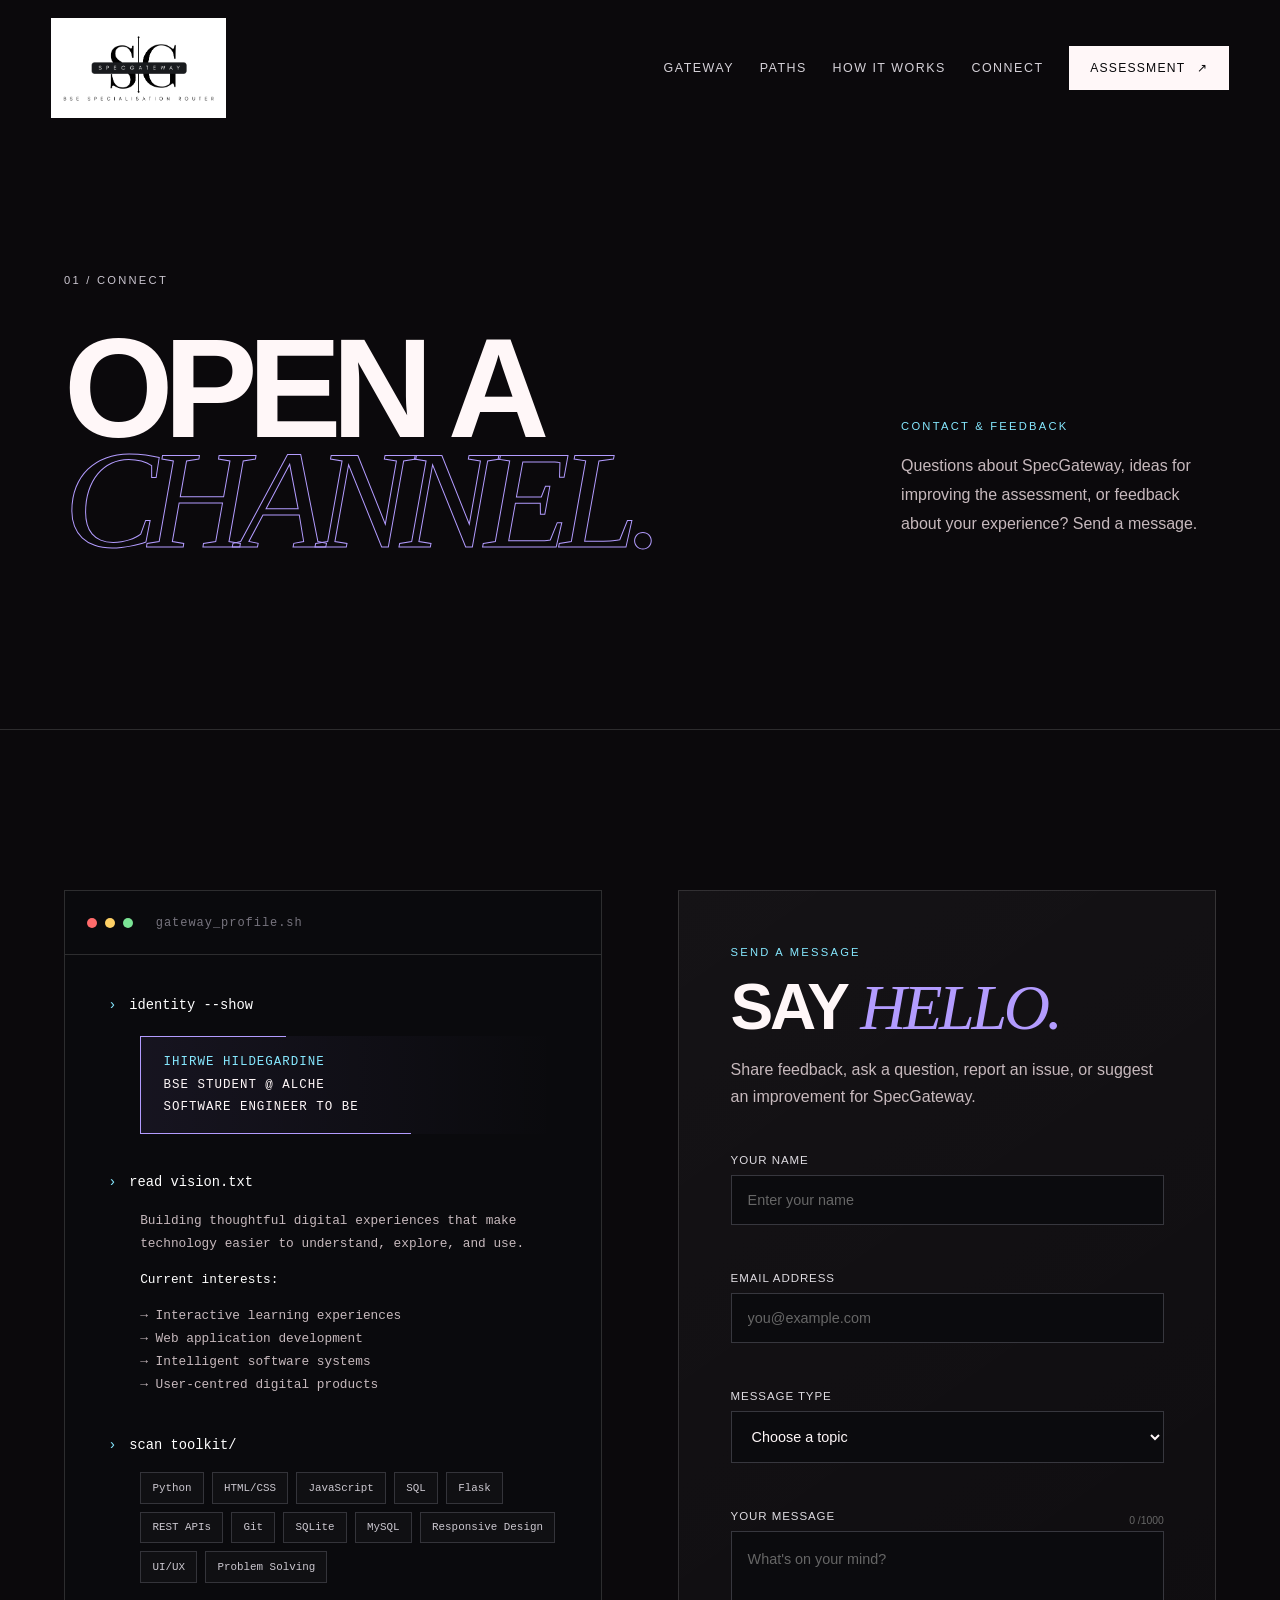
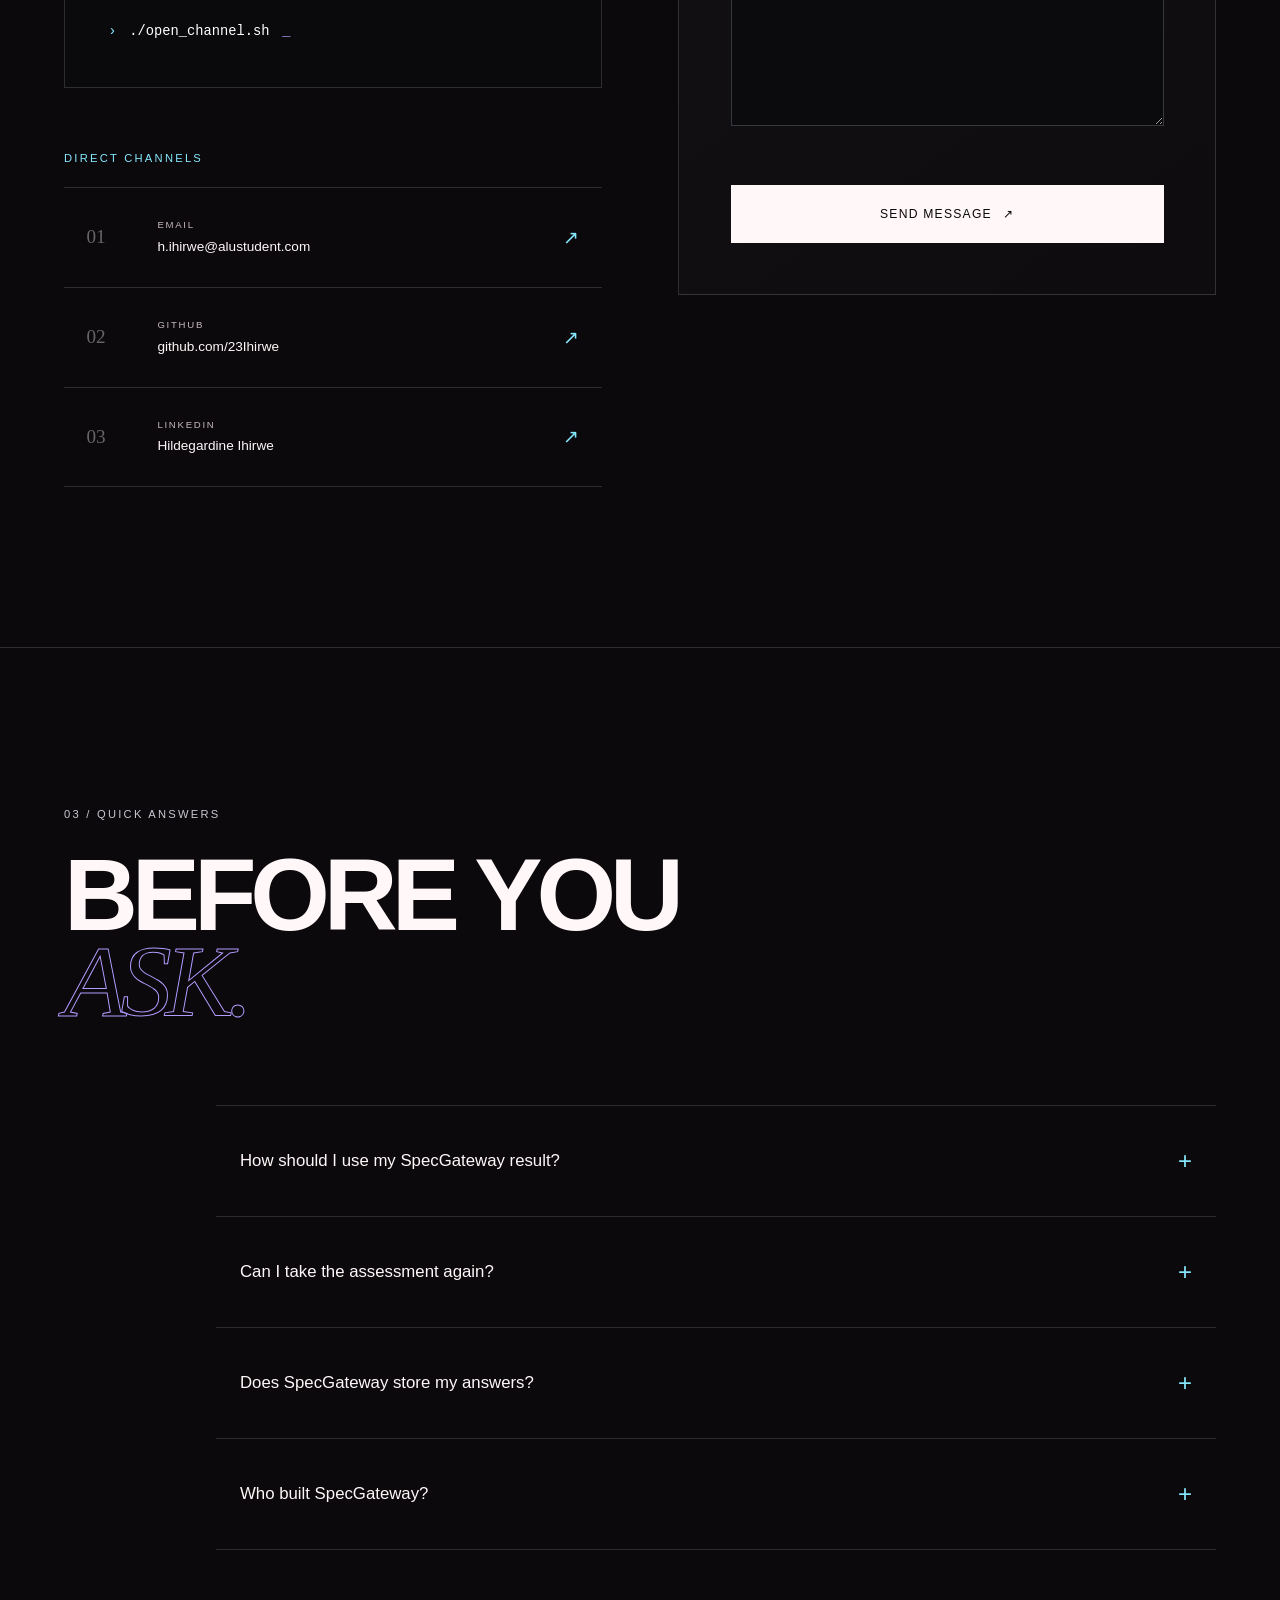
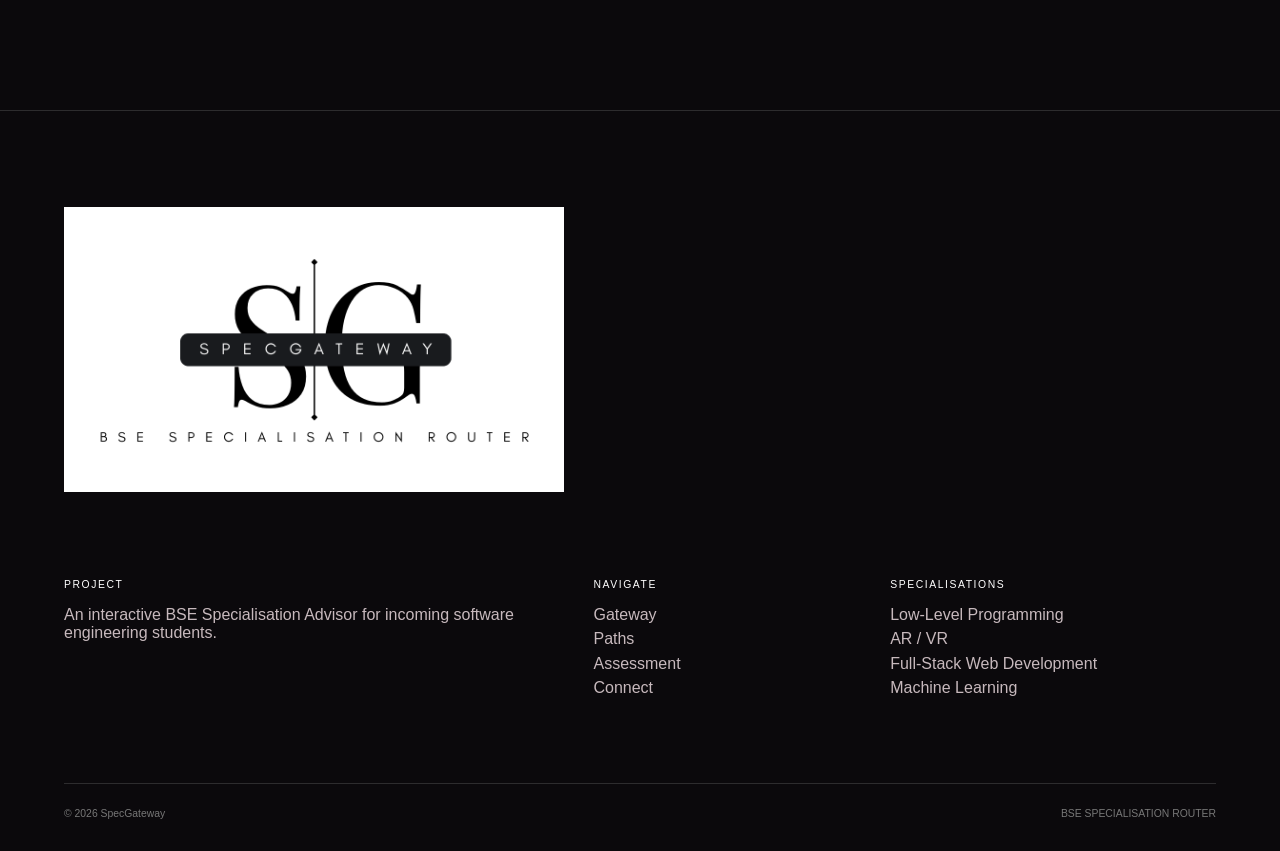
<file: contact.html>
<!DOCTYPE html>
<html lang="en">

<head>
    <meta charset="UTF-8">

    <meta
        name="viewport"
        content="width=device-width, initial-scale=1.0"
    >

    <meta
        name="description"
        content="Contact Hildegardine Ihirwe, creator of SpecGateway, and share feedback about the BSE Specialisation Advisor."
    >

    <title>Connect | SpecGateway</title>

    <link rel="stylesheet" href="styles.css">
</head>


<body class="contact-page">

    <!-- =========================================================
         ACCESSIBILITY
    ========================================================== -->

    <a class="skip-link" href="#contactMain">
        Skip to main content
    </a>


    <!-- =========================================================
         NAVIGATION
    ========================================================== -->

    <nav
        class="main-nav scrolled"
        id="mainNav"
        aria-label="Primary navigation"
    >

        <div class="nav-container">


            <!-- LOGO -->

            <a
                class="brand"
                href="index.html"
                aria-label="SpecGateway home"
            >

                <img
                    class="brand-logo"
                    src="assets/logo/specgateway-logo.png"
                    alt="SpecGateway — BSE Specialisation Router"
                >

            </a>


            <!-- MOBILE BUTTON -->

            <button
                class="nav-toggle"
                id="navToggle"
                type="button"
                aria-label="Open navigation"
                aria-expanded="false"
                aria-controls="navLinks"
            >

                <span></span>
                <span></span>
                <span></span>

            </button>


            <!-- NAVIGATION LINKS -->

            <div
                class="nav-menu"
                id="navLinks"
            >

                <a
                    class="nav-link"
                    href="index.html#gateway"
                >
                    Gateway
                </a>


                <a
                    class="nav-link"
                    href="index.html#paths"
                >
                    Paths
                </a>


                <a
                    class="nav-link"
                    href="index.html#process"
                >
                    How It Works
                </a>


                <a
                    class="nav-link active"
                    href="contact.html"
                >
                    Connect
                </a>


                <a
                    class="nav-cta"
                    href="quiz.html"
                >

                    Assessment

                    <span aria-hidden="true">
                        ↗
                    </span>

                </a>

            </div>

        </div>

    </nav>



    <!-- =========================================================
         MAIN CONTENT
    ========================================================== -->

    <main
        id="contactMain"
        class="contact-main"
    >


        <!-- =====================================================
             01 / CONTACT INTRO
        ====================================================== -->

        <section class="contact-intro section-pad">


            <div class="section-number reveal-on-scroll">
                01 / CONNECT
            </div>


            <div class="contact-intro-grid">


                <h1 class="contact-display reveal-on-scroll">

                    OPEN A
                    <br>

                    <em>
                        CHANNEL.
                    </em>

                </h1>



                <div class="contact-intro-copy reveal-on-scroll">

                    <p class="eyebrow">
                        CONTACT & FEEDBACK
                    </p>


                    <p>
                        Questions about SpecGateway,
                        ideas for improving the assessment,
                        or feedback about your experience?
                        Send a message.
                    </p>

                </div>


            </div>

        </section>



        <!-- =====================================================
             02 / PROFILE + CONTACT FORM
        ====================================================== -->

        <section class="contact-workspace section-pad">


            <div class="contact-workspace-grid">


                <!-- =================================================
                     LEFT SIDE
                ================================================== -->

                <div class="contact-profile">


                    <!-- TERMINAL PROFILE -->

                    <div class="terminal-window reveal-on-scroll">


                        <div class="terminal-header">


                            <div
                                class="terminal-buttons"
                                aria-hidden="true"
                            >

                                <span class="term-btn term-close"></span>

                                <span class="term-btn term-minimize"></span>

                                <span class="term-btn term-maximize"></span>

                            </div>


                            <span class="terminal-title">
                                gateway_profile.sh
                            </span>


                        </div>



                        <div class="terminal-body">


                            <!-- IDENTITY -->

                            <div class="terminal-line">

                                <span class="terminal-prompt">
                                    ›
                                </span>

                                <span class="terminal-command">
                                    identity --show
                                </span>

                            </div>


                            <div class="identity-card">

                                <span>
                                    IHIRWE HILDEGARDINE
                                </span>

                                <span>
                                    BSE STUDENT @ ALCHE
                                </span>

                                <span>
                                    SOFTWARE ENGINEER TO BE
                                </span>

                            </div>



                            <!-- VISION -->

                            <div class="terminal-line terminal-space">

                                <span class="terminal-prompt">
                                    ›
                                </span>

                                <span class="terminal-command">
                                    read vision.txt
                                </span>

                            </div>


                            <div class="terminal-copy">


                                <p>
                                    Building thoughtful digital experiences
                                    that make technology easier to understand,
                                    explore, and use.
                                </p>


                                <p class="terminal-focus">
                                    Current interests:
                                </p>


                                <p>
                                    → Interactive learning experiences
                                    <br>

                                    → Web application development
                                    <br>

                                    → Intelligent software systems
                                    <br>

                                    → User-centred digital products
                                </p>


                            </div>



                            <!-- TOOLKIT -->

                            <div class="terminal-line terminal-space">

                                <span class="terminal-prompt">
                                    ›
                                </span>

                                <span class="terminal-command">
                                    scan toolkit/
                                </span>

                            </div>


                            <div class="skill-tags">

                                <span>Python</span>

                                <span>HTML/CSS</span>

                                <span>JavaScript</span>

                                <span>SQL</span>

                                <span>Flask</span>

                                <span>REST APIs</span>

                                <span>Git</span>

                                <span>SQLite</span>

                                <span>MySQL</span>

                                <span>Responsive Design</span>

                                <span>UI/UX</span>

                                <span>Problem Solving</span>

                            </div>



                            <!-- FINAL COMMAND -->

                            <div
                                class="terminal-line terminal-space terminal-last"
                            >

                                <span class="terminal-prompt">
                                    ›
                                </span>

                                <span
                                    class="terminal-command typing-cmd"
                                    id="typingCmd"
                                >
                                    ./open_channel.sh
                                </span>


                                <span class="terminal-cursor">
                                    _
                                </span>

                            </div>


                        </div>

                    </div>



                    <!-- =================================================
                         DIRECT CHANNELS
                    ================================================== -->

                    <div class="direct-channels reveal-on-scroll">


                        <div class="section-number">
                            DIRECT CHANNELS
                        </div>



                        <!-- EMAIL -->

                        <a
                            href="mailto:h.ihirwe@alustudent.com"
                            class="channel-card"
                        >

                            <span class="channel-number">
                                01
                            </span>


                            <div>

                                <span class="channel-label">
                                    EMAIL
                                </span>


                                <strong>
                                    h.ihirwe@alustudent.com
                                </strong>

                            </div>


                            <span class="channel-arrow">
                                ↗
                            </span>

                        </a>



                        <!-- GITHUB -->

                        <a
                            href="https://github.com/23Ihirwe"
                            target="_blank"
                            rel="noopener noreferrer"
                            class="channel-card"
                        >

                            <span class="channel-number">
                                02
                            </span>


                            <div>

                                <span class="channel-label">
                                    GITHUB
                                </span>


                                <strong>
                                    github.com/23Ihirwe
                                </strong>

                            </div>


                            <span class="channel-arrow">
                                ↗
                            </span>

                        </a>



                        <!-- LINKEDIN -->

                        <a
                            href="https://www.linkedin.com/in/hildegardine-ihirwe-48b097429/"
                            target="_blank"
                            rel="noopener noreferrer"
                            class="channel-card"
                        >

                            <span class="channel-number">
                                03
                            </span>


                            <div>

                                <span class="channel-label">
                                    LINKEDIN
                                </span>


                                <strong>
                                    Hildegardine Ihirwe
                                </strong>

                            </div>


                            <span class="channel-arrow">
                                ↗
                            </span>

                        </a>


                    </div>


                </div>



                <!-- =================================================
                     RIGHT SIDE — FORM
                ================================================== -->

                <section class="contact-form-panel reveal-on-scroll">


                    <div class="form-heading">


                        <span class="section-number">
                            SEND A MESSAGE
                        </span>


                        <h2>

                            SAY

                            <em>
                                HELLO.
                            </em>

                        </h2>


                        <p>
                            Share feedback, ask a question,
                            report an issue, or suggest an
                            improvement for SpecGateway.
                        </p>


                    </div>



                    <!-- CONTACT FORM -->

                    <form
                        id="contactForm"
                        class="contact-form"
                        novalidate
                    >


                        <!-- NAME -->

                        <div class="contact-field">

                            <label for="contactName">
                                Your name
                            </label>


                            <input
                                type="text"
                                id="contactName"
                                name="contactName"
                                placeholder="Enter your name"
                                autocomplete="name"
                                required
                            >


                            <small
                                class="contact-error"
                                id="contactNameError"
                            ></small>

                        </div>



                        <!-- EMAIL -->

                        <div class="contact-field">

                            <label for="contactEmail">
                                Email address
                            </label>


                            <input
                                type="email"
                                id="contactEmail"
                                name="contactEmail"
                                placeholder="you@example.com"
                                autocomplete="email"
                                required
                            >


                            <small
                                class="contact-error"
                                id="contactEmailError"
                            ></small>

                        </div>



                        <!-- SUBJECT -->

                        <div class="contact-field">

                            <label for="contactSubject">
                                Message type
                            </label>


                            <select
                                id="contactSubject"
                                name="contactSubject"
                                required
                            >

                                <option value="">
                                    Choose a topic
                                </option>


                                <option value="assessment">
                                    Assessment question
                                </option>


                                <option value="feedback">
                                    Feedback / suggestion
                                </option>


                                <option value="collaboration">
                                    Collaboration
                                </option>


                                <option value="bug">
                                    Report a problem
                                </option>


                                <option value="other">
                                    Something else
                                </option>

                            </select>


                            <small
                                class="contact-error"
                                id="contactSubjectError"
                            ></small>

                        </div>



                        <!-- MESSAGE -->

                        <div class="contact-field">


                            <div class="textarea-label-row">

                                <label for="contactMessage">
                                    Your message
                                </label>


                                <span>

                                    <span id="messageCount">
                                        0
                                    </span>

                                    /1000

                                </span>

                            </div>


                            <textarea
                                id="contactMessage"
                                name="contactMessage"
                                rows="7"
                                maxlength="1000"
                                placeholder="What's on your mind?"
                                required
                            ></textarea>


                            <small
                                class="contact-error"
                                id="contactMessageError"
                            ></small>


                        </div>



                        <!-- HONEYPOT -->

                        <div
                            class="contact-honeypot"
                            aria-hidden="true"
                        >

                            <label for="contactWebsite">
                                Website
                            </label>


                            <input
                                type="text"
                                id="contactWebsite"
                                name="contactWebsite"
                                tabindex="-1"
                                autocomplete="off"
                            >

                        </div>



                        <!-- SUBMIT -->

                        <button
                            type="submit"
                            class="button button-primary contact-submit"
                        >

                            Send message

                            <span aria-hidden="true">
                                ↗
                            </span>

                        </button>


                    </form>



                    <!-- SUCCESS STATE -->

                    <div
                        class="contact-success"
                        id="contactSuccess"
                        hidden
                    >


                        <span class="success-mark">
                            ✓
                        </span>


                        <h3>
                            MESSAGE READY.
                        </h3>


                        <p>
                            Thanks for reaching out.
                            Your form passed SpecGateway's
                            validation successfully.
                        </p>


                        <button
                            type="button"
                            class="button button-ghost"
                            id="sendAnother"
                        >
                            Send another
                        </button>


                    </div>


                </section>


            </div>


        </section>



        <!-- =====================================================
             03 / FAQ
        ====================================================== -->

        <section class="contact-faq section-pad">


            <div class="section-number reveal-on-scroll">
                03 / QUICK ANSWERS
            </div>


            <div class="faq-heading reveal-on-scroll">

                <h2>

                    BEFORE YOU
                    <br>

                    <em>
                        ASK.
                    </em>

                </h2>

            </div>



            <div class="faq-list reveal-on-scroll">


                <!-- FAQ 1 -->

                <details class="faq-item">

                    <summary>

                        <span>
                            How should I use my SpecGateway result?
                        </span>


                        <span class="faq-plus">
                            +
                        </span>

                    </summary>


                    <p>
                        Use your result as a starting point for reflection.
                        SpecGateway identifies patterns across your answers,
                        but it should not replace academic advice,
                        personal exploration, or your own judgement.
                    </p>

                </details>



                <!-- FAQ 2 -->

                <details class="faq-item">

                    <summary>

                        <span>
                            Can I take the assessment again?
                        </span>


                        <span class="faq-plus">
                            +
                        </span>

                    </summary>


                    <p>
                        Yes. You can retake the assessment,
                        especially after learning more about
                        Low-Level Programming, AR/VR,
                        Full-Stack Web Development,
                        and Machine Learning.
                    </p>

                </details>



                <!-- FAQ 3 -->

                <details class="faq-item">

                    <summary>

                        <span>
                            Does SpecGateway store my answers?
                        </span>


                        <span class="faq-plus">
                            +
                        </span>

                    </summary>


                    <p>
                        SpecGateway processes your assessment information
                        in the browser. Browser local storage is used
                        only when information needs to move between
                        the assessment and results pages.
                    </p>

                </details>



                <!-- FAQ 4 -->

                <details class="faq-item">

                    <summary>

                        <span>
                            Who built SpecGateway?
                        </span>


                        <span class="faq-plus">
                            +
                        </span>

                    </summary>


                    <p>
                        SpecGateway was created by Hildegardine Ihirwe
                        as a BSE Specialisation Advisor designed to help
                        incoming software engineering students reflect
                        on their interests, strengths, and preferred
                        ways of solving problems.
                    </p>

                </details>


            </div>


        </section>


    </main>



    <!-- =========================================================
         FOOTER
    ========================================================== -->

    <footer class="main-footer">


        <div class="footer-brand-lockup">

            <img
                src="assets/logo/specgateway-logo.png"
                alt="SpecGateway — BSE Specialisation Router"
            >

        </div>



        <div class="footer-columns">


            <!-- PROJECT -->

            <div>

                <p class="footer-label">
                    PROJECT
                </p>


                <p>
                    An interactive BSE Specialisation Advisor
                    for incoming software engineering students.
                </p>

            </div>



            <!-- NAVIGATION -->

            <nav aria-label="Footer navigation">

                <p class="footer-label">
                    NAVIGATE
                </p>


                <a href="index.html#gateway">
                    Gateway
                </a>


                <a href="index.html#paths">
                    Paths
                </a>


                <a href="quiz.html">
                    Assessment
                </a>


                <a href="contact.html">
                    Connect
                </a>

            </nav>



            <!-- SPECIALISATIONS -->

            <div>

                <p class="footer-label">
                    SPECIALISATIONS
                </p>


                <p>
                    Low-Level Programming
                </p>


                <p>
                    AR / VR
                </p>


                <p>
                    Full-Stack Web Development
                </p>


                <p>
                    Machine Learning
                </p>

            </div>


        </div>



        <div class="footer-bottom">

            <span>
                © 2026 SpecGateway
            </span>


            <span>
                BSE SPECIALISATION ROUTER
            </span>

        </div>


    </footer>



    <!-- =========================================================
         JAVASCRIPT
    ========================================================== -->

    <script src="script.js"></script>


</body>

</html>
</file>
<file: styles.css>
/* ROOT COLORS */
:root {
    --bg: #0b090c;
    --panel: #171216;

    --text: #fff7f8;
    --muted: #c7b9bd;

    --violet: #b39cff;
    --cyan: #86e8ff;

    --red: #d14a61;
    --red-dark: #7a2133;
    --coral: #ff796f;

    --line: rgba(255, 255, 255, .14);

    --success: #8cf0c5;
    --error: #ff8b9b;
}

/* GENERAL */
* {
    box-sizing: border-box;
    margin: 0;
    padding: 0;
}

html {
    scroll-behavior: smooth;
}


body {
    background:
        radial-gradient(
            circle at 12% 18%,
            rgba(209, 74, 97, .12),
            transparent 30%
        ),
        radial-gradient(
            circle at 88% 70%,
            rgba(179, 156, 255, .06),
            transparent 30%
        ),
        var(--bg);

    color: var(--text);

    font-family:
        Arial,
        Helvetica,
        sans-serif;

    overflow-x: hidden;
}

a {
    color: inherit;
    text-decoration: none;
}

img {
    max-width: 100%;
    display: block;
}


/* SKIP LINK */

.skip-link {
    position: fixed;
    left: 1rem;
    top: -5rem;
    z-index: 999;
    background: #fff;
    color: #000;
    padding: .7rem 1rem;
}

.skip-link:focus {
    top: 1rem;
}


/* NAVIGATION */

.main-nav {
    position: fixed;
    inset: 0 0 auto;
    z-index: 50;
    padding: 18px 4vw;
    transition: .3s;
}

.main-nav.scrolled {
    background: rgba(5, 5, 6, .78);
    backdrop-filter: blur(18px);
    border-bottom: 1px solid var(--line);
}

.nav-container {
    display: flex;
    align-items: center;
    justify-content: space-between;
    gap: 2rem;
}

.brand-logo {
    width: 175px;
    filter: invert(1);
    mix-blend-mode: screen;
}

.nav-menu {
    display: flex;
    align-items: center;
    gap: 1.6rem;
    font-size: .78rem;
    text-transform: uppercase;
    letter-spacing: .12em;
}

.nav-link {
    color: #d5d1d8;
}

.nav-link:hover {
    color: var(--cyan);
}

.nav-cta,
.button {
    display: inline-flex;
    gap: .7rem;
    align-items: center;
    justify-content: center;
    border: 1px solid var(--line);
    padding: 14px 20px;
    text-transform: uppercase;
    letter-spacing: .1em;
    font-size: .76rem;
    transition: .25s;
}

.nav-cta,
.button-primary {
    background: var(--text);
    color: #08080a;
}

.button:hover,
.nav-cta:hover {
    transform: translateY(-2px);
}

.button-ghost {
    background: rgba(0, 0, 0, .2);
    backdrop-filter: blur(8px);
}

.button-light {
    background: #fff;
    color: #000;
}

.nav-toggle {
    display: none;
}


/* HERO */

.hero {
    height: 100svh;
    min-height: 720px;
    position: relative;
    overflow: hidden;
    display: flex;
    align-items: center;
}

.hero-video,
.hero-overlay,
#heroCanvas {
    position: absolute;
    inset: 0;
    width: 100%;
    height: 100%;
}

.hero-video {
    object-fit: cover;
}

.hero-overlay {
    background:
        linear-gradient(
            90deg,
            rgba(0, 0, 0, .78),
            rgba(0, 0, 0, .18) 60%,
            rgba(0, 0, 0, .42)
        ),
        linear-gradient(
            0deg,
            rgba(0, 0, 0, .75),
            transparent 55%
        );
}

#heroCanvas {
    pointer-events: none;
}

.hero-inner {
    position: relative;
    z-index: 2;
    width: 100%;
    padding: 10vh 5vw 8vh;
}

.hero-kicker,
.section-number,
.eyebrow {
    font-size: .7rem;
    letter-spacing: .2em;
    text-transform: uppercase;
    color: #cbc6d0;
}

.hero-index {
    margin-right: 1rem;
    color: var(--cyan);
}

.hero-title {
    font-size: clamp(4.2rem, 11vw, 10rem);
    line-height: .82;
    letter-spacing: -.065em;
    margin: 5vh 0;
}

.hero-line {
    display: block;
}

.hero-line-accent {
    font-style: italic;
    color: transparent;
    -webkit-text-stroke: 1px var(--text);
}

.hero-bottom {
    display: flex;
    justify-content: space-between;
    align-items: end;
    gap: 3rem;
}

.hero-copy {
    max-width: 460px;
    font-size: 1.08rem;
    color: #ddd8df;
}

.hero-actions {
    display: flex;
    gap: .7rem;
    flex-wrap: wrap;
}


/* PATH MARQUEE */

.path-marquee {
    position: absolute;
    bottom: 0;
    width: 100%;
    border-top: 1px solid var(--line);
    overflow: hidden;
    background: rgba(0, 0, 0, .2);
    z-index: 3;
}

.path-marquee-track {
    display: flex;
    gap: 2.3rem;
    width: max-content;
    padding: 12px 0;
    font-size: .67rem;
    letter-spacing: .16em;
    animation: marquee 26s linear infinite;
}

@keyframes marquee {
    to {
        transform: translateX(-50%);
    }
}


/* SCROLL CUE */

.scroll-cue {
    position: absolute;
    right: 4vw;
    bottom: 55px;
    z-index: 4;
    font-size: .6rem;
    letter-spacing: .16em;
    display: flex;
    align-items: center;
    gap: 12px;
}

.scroll-line {
    width: 50px;
    height: 1px;
    background: #fff;
}


/* SECTION SPACING */

.section-pad {
    padding: 10rem 5vw;
}


/* INTRO AND STUDENT ENTRY LAYOUT */

.intro-layout,
.entry-layout {
    display: grid;
    grid-template-columns: 1.05fr .95fr;
    gap: 7vw;
    align-items: center;
    margin-top: 5rem;
}

.intro-copy h2,
.process-heading h2,
.entry-copy h2 {
    font-size: clamp(3rem, 6vw, 6.7rem);
    line-height: .93;
    letter-spacing: -.05em;
    margin: 1.5rem 0;
}

em {
    font-family: Georgia, serif;
    font-weight: 400;
    color: var(--violet);
}

.lead-copy,
.entry-copy > p {
    max-width: 620px;
    color: var(--muted);
    font-size: 1.05rem;
}


/* GATEWAY 3D VISUAL */

.gateway-stage {
    text-align: center;
    perspective: 1000px;
}

.gateway-scene {
    height: 480px;
    position: relative;
    transform-style: preserve-3d;
    transition: transform .15s ease-out;
}

.gateway-orbit,
.gateway-core {
    position: absolute;
    left: 50%;
    top: 50%;
    transform: translate(-50%, -50%);
    border-radius: 50%;
}

.gateway-orbit {
    border: 1px solid rgba(169, 140, 255, .55);
    box-shadow: 0 0 50px rgba(121, 231, 255, .08);
}

.orbit-one {
    width: 360px;
    height: 360px;
}

.orbit-two {
    width: 270px;
    height: 270px;
    transform: translate(-50%, -50%) rotateX(70deg);
}

.orbit-three {
    width: 410px;
    height: 190px;
    transform: translate(-50%, -50%) rotateY(65deg);
}

.gateway-core {
    width: 150px;
    height: 150px;
    display: grid;
    place-items: center;
    background:
        radial-gradient(
            circle,
            rgba(121, 231, 255, .18),
            rgba(169, 140, 255, .08),
            transparent 70%
        );
    border: 1px solid var(--line);
    font: 4rem Georgia, serif;
}

.gateway-label {
    position: absolute;
    font-size: .6rem;
    letter-spacing: .16em;
}

.label-top {
    top: 4%;
    left: 50%;
    transform: translateX(-50%);
}

.label-bottom {
    bottom: 4%;
    left: 50%;
    transform: translateX(-50%);
}

.label-left {
    left: 0;
    top: 50%;
}

.label-right {
    right: 0;
    top: 50%;
}

.gateway-note {
    font-size: .65rem;
    color: var(--muted);
    letter-spacing: .12em;
}


/* PATHWAYS */

.pathways-heading {
    padding-bottom: 5rem;
}

.pathways-title-row {
    display: flex;
    justify-content: space-between;
    align-items: end;
    gap: 3rem;
    margin-top: 2rem;
}

.pathways-title-row h2 {
    font-size: clamp(4rem, 9vw, 9rem);
    line-height: .85;
    letter-spacing: -.06em;
}

.pathways-title-row p {
    max-width: 390px;
    color: var(--muted);
}

.path-panel {
    min-height: 80vh;
    border-top: 1px solid var(--line);
    display: grid;
    grid-template-columns: 1fr 1fr;
    align-items: stretch;
}

.path-reversed .path-visual {
    order: 2;
}

.path-visual {
    min-height: 560px;
    background:
        radial-gradient(
            circle at center,
            rgba(169, 140, 255, .12),
            transparent 55%
        ),
        #09090c;

    display: grid;
    place-items: center;
    overflow: hidden;
}

.path-content {
    padding: 8vw 6vw;
    display: flex;
    flex-direction: column;
    justify-content: center;
}

.path-index {
    font: 5rem Georgia, serif;
    color: #555;
}

.path-category {
    font-size: .65rem;
    letter-spacing: .2em;
    color: var(--cyan);
    margin: 1rem 0;
}

.path-content h3 {
    font-size: clamp(3rem, 5.8vw, 6.5rem);
    line-height: .9;
    letter-spacing: -.05em;
}

.path-content > p {
    max-width: 560px;
    color: var(--muted);
    margin: 2rem 0;
}

.path-keywords {
    display: flex;
    flex-wrap: wrap;
    gap: .5rem;
    list-style: none;
}

.path-keywords li {
    border: 1px solid var(--line);
    padding: .55rem .8rem;
    border-radius: 99px;
    font-size: .68rem;
    text-transform: uppercase;
}


/* LOW LEVEL PROGRAMMING VISUAL */

.visual-code-field {
    font: clamp(2rem, 5vw, 5rem) monospace;
    display: grid;
    gap: 1rem;
    opacity: .55;
    transform: rotate(-10deg);
}


/* AR VR VISUAL */

.visual-xr-space {
    position: relative;
    width: 360px;
    height: 360px;

    perspective: 900px;
    transform-style: preserve-3d;

    cursor: crosshair;

    transition: transform .16s ease-out;
}

.xr-ring {
    position: absolute;

    border: 1px solid var(--cyan);
    border-radius: 50%;

    inset: 20px;

    pointer-events: none;

    transition:
        transform .15s ease-out,
        box-shadow .25s ease;
}

.xr-ring-two {
    inset: 90px;

    border-color: var(--violet);
}

.xr-dot {
    position: absolute;

    width: 22px;
    height: 22px;

    border-radius: 50%;

    background: #fff;

    left: 50%;
    top: 50%;

    transform:
        translate(-50%, -50%);

    pointer-events: none;

    box-shadow:
        0 0 16px #fff,
        0 0 42px var(--cyan),
        0 0 70px rgba(179, 156, 255, .45);

    transition:
        left .08s linear,
        top .08s linear;
}

.visual-xr-space.is-active .xr-ring {
    box-shadow:
        0 0 50px
        rgba(134, 232, 255, .22);
}

.visual-xr-space.is-active .xr-ring-two {
    box-shadow:
        0 0 45px
        rgba(179, 156, 255, .26);
}


/* FULL STACK VISUAL */

.visual-browser {
    width: min(72%, 520px);
    aspect-ratio: 1.3;
    border: 1px solid #777;
    transform: perspective(800px) rotateY(-12deg) rotateX(6deg);
    padding: 18px;
}

.browser-top {
    display: flex;
    gap: 8px;
    border-bottom: 1px solid #444;
    padding-bottom: 12px;
}

.browser-top span {
    width: 8px;
    height: 8px;
    border-radius: 50%;
    border: 1px solid #aaa;
}

.browser-grid {
    display: grid;
    grid-template-columns: 1fr 1fr;
    gap: 12px;
    height: 80%;
    padding-top: 18px;
}

.browser-grid span {
    border: 1px solid #333;
    background:
        linear-gradient(
            135deg,
            rgba(121, 231, 255, .08),
            rgba(169, 140, 255, .08)
        );
}


/* MACHINE LEARNING VISUAL */

.visual-network {
    position: relative;
    width: 380px;
    height: 380px;
}

.node {
    position: absolute;
    width: 18px;
    height: 18px;
    border: 1px solid var(--cyan);
    border-radius: 50%;
    box-shadow: 0 0 20px rgba(121, 231, 255, .4);
}

.n1 {
    left: 10%;
    top: 45%;
}

.n2 {
    left: 42%;
    top: 15%;
}

.n3 {
    right: 8%;
    top: 42%;
}

.n4 {
    left: 40%;
    bottom: 12%;
}

.n5 {
    left: 48%;
    top: 48%;
    background: var(--violet);
}

.network-line {
    position: absolute;
    height: 1px;
    background: #555;
    transform-origin: left;
}

.l1 {
    width: 155px;
    left: 14%;
    top: 47%;
    transform: rotate(-38deg);
}

.l2 {
    width: 160px;
    left: 47%;
    top: 18%;
    transform: rotate(35deg);
}

.l3 {
    width: 170px;
    left: 15%;
    top: 48%;
    transform: rotate(38deg);
}

.l4 {
    width: 170px;
    left: 47%;
    top: 51%;
    transform: rotate(-38deg);
}


/* HOW IT WORKS */

.process {
    background: #eeeae2;
    color: #0b0b0c;
}

.process .section-number {
    color: #666;
}

.process-grid {
    display: grid;
    grid-template-columns: repeat(4, 1fr);
    border-top: 1px solid #aaa;
    margin-top: 5rem;
}

.process-item {
    padding: 2.5rem 2rem;
    border-right: 1px solid #aaa;
}

.process-item > span {
    font: 2.4rem Georgia, serif;
}

.process-item h3 {
    font-size: 1.6rem;
    margin: 4rem 0 1rem;
}

.process-item p {
    color: #555;
}


/* STUDENT ENTRY */

.student-entry {
    background: #09090c;
}

.entry-meta {
    display: flex;
    flex-wrap: wrap;
    gap: .6rem;
    margin-top: 2rem;
}

.entry-meta span {
    font-size: .62rem;
    letter-spacing: .1em;
    border: 1px solid var(--line);
    padding: .6rem;
}


/* STUDENT FORM */

.student-form {
    border: 1px solid var(--line);
    padding: clamp(1.4rem, 4vw, 3rem);
    background: rgba(255, 255, 255, .025);
}

.field-group {
    margin-bottom: 1.3rem;
}

.field-group label {
    display: block;
    font-size: .68rem;
    letter-spacing: .13em;
    text-transform: uppercase;
    margin-bottom: .5rem;
}

input,
select {
    width: 100%;
    padding: 1rem;
    background: #0c0c10;
    color: #fff;
    border: 1px solid #393940;
    outline: none;
}

input:focus,
select:focus {
    border-color: var(--cyan);
}

.is-valid {
    border-color: var(--success) !important;
}

.is-invalid {
    border-color: var(--error) !important;
}

.error-message {
    display: block;
    color: var(--error);
    min-height: 1rem;
    margin-top: .35rem;
    font-size: .7rem;
}

.form-consent {
    display: flex;
    gap: .8rem;
    align-items: flex-start;
    margin: 1rem 0;
}

.form-consent input {
    width: auto;
    margin-top: .25rem;
}

.form-consent label {
    font-size: .75rem;
    color: var(--muted);
}

.form-submit {
    width: 100%;
    margin-top: 1rem;
}


/* FINAL CALL TO ACTION */

.final-cta {
    min-height: 90vh;
    position: relative;
    display: grid;
    place-items: center;
    overflow: hidden;
}

.final-cta-background {
    position: absolute;
    inset: 0;
    display: flex;
    justify-content: center;
    gap: 0;
    font: clamp(18rem, 45vw, 45rem) / 1 Georgia, serif;
    color: #0c0c10;
    -webkit-text-stroke: 1px #25252b;
}

.final-cta-inner {
    position: relative;
    z-index: 2;
    text-align: center;
}

.final-cta-inner h2 {
    font-size: clamp(4rem, 10vw, 10rem);
    line-height: .82;
    letter-spacing: -.06em;
    margin: 2rem 0;
}


/* FOOTER */

.main-footer {
    padding: 6rem 5vw 2rem;
    border-top: 1px solid var(--line);
}

.footer-brand-lockup img {
    width: min(500px, 80vw);
    filter: invert(1);
    margin-bottom: 5rem;
}

.footer-columns {
    display: grid;
    grid-template-columns: 2fr 1fr 1.4fr;
    gap: 4rem;
}

.footer-columns p,
.footer-columns a {
    display: block;
    color: var(--muted);
    margin: .4rem 0;
}

.footer-label {
    color: #fff !important;
    font-size: .65rem;
    letter-spacing: .15em;
    margin-bottom: 1rem !important;
}

.footer-bottom {
    display: flex;
    justify-content: space-between;
    border-top: 1px solid var(--line);
    margin-top: 5rem;
    padding-top: 1.5rem;
    font-size: .65rem;
    color: #777;
}


/* SCROLL REVEAL */

.reveal-on-scroll {
    opacity: 0;
    transform: translateY(30px);
    transition: .8s ease;
}

.reveal-on-scroll.visible {
    opacity: 1;
    transform: none;
}


/* TABLET */

@media (max-width: 850px) {

    .nav-toggle {
        display: flex;
        width: 34px;
        height: 30px;
        flex-direction: column;
        justify-content: center;
        gap: 5px;
    }

    .nav-toggle span {
        height: 1px;
        background: #fff;
        width: 100%;
    }

    .nav-menu {
        position: absolute;
        top: 72px;
        left: 4vw;
        right: 4vw;
        display: none;
        flex-direction: column;
        align-items: flex-start;
        background: #0b0b0e;
        padding: 1.5rem;
        border: 1px solid var(--line);
    }

    .nav-menu.active {
        display: flex;
    }

    .hero-inner {
        padding-top: 18vh;
    }

    .hero-bottom,
    .pathways-title-row {
        align-items: flex-start;
        flex-direction: column;
    }

    .scroll-cue {
        display: none;
    }

    .intro-layout,
    .entry-layout,
    .path-panel {
        grid-template-columns: 1fr;
    }

    .path-reversed .path-visual {
        order: 0;
    }

    .path-visual {
        min-height: 400px;
    }

    .process-grid {
        grid-template-columns: 1fr 1fr;
    }

    .footer-columns {
        grid-template-columns: 1fr;
    }
}


/* MOBILE */

@media (max-width: 520px) {

    .brand-logo {
        width: 130px;
    }

    .hero {
        min-height: 650px;
    }

    .hero-title {
        font-size: 18vw;
    }

    .hero-actions {
        flex-direction: column;
        align-items: stretch;
    }

    .button {
        width: 100%;
    }

    .section-pad {
        padding: 7rem 6vw;
    }

    .gateway-scene {
        height: 360px;
    }

    .orbit-one {
        width: 280px;
        height: 280px;
    }

    .orbit-two {
        width: 210px;
        height: 210px;
    }

    .orbit-three {
        width: 300px;
        height: 150px;
    }

    .process-grid {
        grid-template-columns: 1fr;
    }

    .process-item {
        border-right: 0;
        border-bottom: 1px solid #aaa;
    }

    .footer-bottom {
        flex-direction: column;
        gap: .5rem;
    }
}
.contact-page .reveal-on-scroll {
    opacity: 1;
    transform: translateY(0);
    visibility: visible;
}

.contact-page .reveal-on-scroll.visible {
    opacity: 1;
    transform: translateY(0);
}
/* SPECGATEWAY — CONTACT PAGE */


/*PAGE */

.contact-page {
    background: var(--bg);
    color: var(--text);
}

.contact-main {
    padding-top: 100px;
}


/*CONTACT INTRO */

.contact-intro {
    min-height: 70vh;
    display: flex;
    flex-direction: column;
    justify-content: center;
    border-bottom: 1px solid var(--line);
}

.contact-intro-grid {
    display: grid;
    grid-template-columns: 1.4fr .6fr;
    gap: 8vw;
    align-items: end;
    margin-top: 3rem;
}

.contact-display {
    font-size: clamp(5rem, 11vw, 11rem);
    line-height: .78;
    letter-spacing: -.07em;
    font-weight: 700;
}

.contact-display em {
    font-family: Georgia, serif;
    font-weight: 400;
    color: transparent;
    -webkit-text-stroke: 1px var(--violet);
}

.contact-intro-copy {
    max-width: 420px;
    padding-bottom: 1rem;
}

.contact-intro-copy .eyebrow {
    color: var(--cyan);
    margin-bottom: 1.3rem;
}

.contact-intro-copy > p:last-child {
    color: var(--muted);
    line-height: 1.8;
    font-size: 1rem;
}


/* CONTACT WORKSPACE */

.contact-workspace {
    position: relative;
}

.contact-workspace-grid {
    display: grid;
    grid-template-columns: 1fr 1fr;
    gap: 6vw;
    align-items: start;
}


/* TERMINAL PROFILE*/

.terminal-window {
    border: 1px solid var(--line);
    background: #0a0a0d;
    overflow: hidden;
}

.terminal-header {
    min-height: 64px;
    border-bottom: 1px solid var(--line);

    display: flex;
    align-items: center;

    padding: 0 1.4rem;
}

.terminal-buttons {
    display: flex;
    gap: 8px;
    margin-right: 1.4rem;
}

.term-btn {
    display: block;

    width: 10px;
    height: 10px;

    border-radius: 50%;
}

.term-close {
    background: #ff6b6b;
}

.term-minimize {
    background: #ffd166;
}

.term-maximize {
    background: #7be495;
}

.terminal-title {
    color: #77747e;

    font-family: monospace;

    font-size: .75rem;

    letter-spacing: .08em;
}


/*  TERMINAL BODY */

.terminal-body {
    padding: clamp(1.5rem, 4vw, 2.7rem);

    font-family:
        "Courier New",
        Courier,
        monospace;
}

.terminal-line {
    display: flex;
    align-items: center;
    gap: .8rem;

    font-size: .86rem;
}

.terminal-prompt {
    color: var(--cyan);
}

.terminal-command {
    color: #fff;
}

.terminal-space {
    margin-top: 2.6rem;
}


/* IDENTITY CARD */

.identity-card {
    position: relative;

    display: flex;
    flex-direction: column;
    gap: .55rem;

    margin: 1.4rem 0 0 2rem;
    padding: 1.2rem 1.4rem;

    border-left: 1px solid var(--violet);

    background:
        linear-gradient(
            90deg,
            rgba(169,140,255,.08),
            transparent
        );
}

.identity-card::before {
    content: "";

    position: absolute;

    left: -1px;
    top: 0;

    width: 35%;
    height: 1px;

    background: var(--violet);
}

.identity-card::after {
    content: "";

    position: absolute;

    left: -1px;
    bottom: 0;

    width: 65%;
    height: 1px;

    background: var(--violet);
}

.identity-card span {
    font-size: .78rem;
    letter-spacing: .08em;
}

.identity-card span:first-child {
    color: var(--cyan);
}


/* TERMINAL TEXT */

.terminal-copy {
    margin:
        1.2rem
        0
        0
        2rem;

    color: var(--muted);

    line-height: 1.8;

    font-size: .8rem;
}

.terminal-copy p {
    margin-bottom: .8rem;
}

.terminal-focus {
    color: #fff;
}


/* SKILLS */

.skill-tags {
    display: flex;
    flex-wrap: wrap;

    gap: .5rem;

    margin:
        1.2rem
        0
        0
        2rem;
}

.skill-tags span {
    padding: .55rem .7rem;

    border: 1px solid #34343a;

    background: rgba(255,255,255,.025);

    color: #ccc8d0;

    font-size: .68rem;

    transition:
        border-color .25s,
        color .25s,
        transform .25s;
}

.skill-tags span:hover {
    border-color: var(--cyan);

    color: var(--cyan);

    transform: translateY(-2px);
}


/* TERMINAL LAST LINE */

.terminal-last {
    padding-bottom: .3rem;
}

.terminal-cursor {
    color: var(--violet);
}


/*  DIRECT CHANNELS */

.direct-channels {
    margin-top: 4rem;
}

.direct-channels > .section-number {
    color: var(--cyan);
    margin-bottom: 1.4rem;
}

.channel-card {
    display: grid;

    grid-template-columns:
        55px
        1fr
        auto;

    align-items: center;

    gap: 1rem;

    min-height: 100px;

    padding: 1.2rem 1.4rem;

    border-top: 1px solid var(--line);

    transition:
        background .25s,
        padding-left .25s;
}

.channel-card:last-child {
    border-bottom: 1px solid var(--line);
}

.channel-card:hover {
    background: rgba(255,255,255,.035);

    padding-left: 1.8rem;
}

.channel-number {
    color: #666;

    font-family: Georgia, serif;

    font-size: 1.2rem;
}

.channel-label {
    display: block;

    margin-bottom: .4rem;

    color: var(--muted);

    font-size: .6rem;

    letter-spacing: .18em;
}

.channel-card strong {
    font-size: .85rem;

    font-weight: 400;

    word-break: break-word;
}

.channel-arrow {
    color: var(--cyan);

    font-size: 1.2rem;

    transition: transform .25s;
}

.channel-card:hover .channel-arrow {
    transform:
        translate(3px, -3px);
}


/* CONTACT FORM PANEL*/

.contact-form-panel {
    position: sticky;

    top: 120px;

    padding:
        clamp(1.7rem, 4vw, 3.2rem);

    border: 1px solid var(--line);

    background:
        linear-gradient(
            145deg,
            rgba(255,255,255,.045),
            rgba(255,255,255,.015)
        );
}

.form-heading {
    margin-bottom: 2.7rem;
}

.form-heading .section-number {
    color: var(--cyan);
}

.form-heading h2 {
    margin: 1.2rem 0;

    font-size:
        clamp(3rem, 5vw, 5rem);

    line-height: .9;

    letter-spacing: -.05em;
}

.form-heading h2 em {
    color: var(--violet);
}

.form-heading p {
    max-width: 450px;

    color: var(--muted);

    line-height: 1.7;
}


/* CONTACT FORM */

.contact-field {
    margin-bottom: 1.5rem;
}

.contact-field label {
    display: block;

    margin-bottom: .6rem;

    color: #dedbe1;

    font-size: .72rem;

    letter-spacing: .08em;

    text-transform: uppercase;
}

.contact-field input,
.contact-field select,
.contact-field textarea {
    width: 100%;

    border: 1px solid #37373e;

    background: #0b0b0e;

    color: var(--text);

    padding: 1rem;

    font-family: inherit;

    font-size: .9rem;

    outline: none;

    transition:
        border-color .25s,
        background .25s;
}

.contact-field textarea {
    min-height: 180px;

    resize: vertical;

    line-height: 1.6;
}

.contact-field input:focus,
.contact-field select:focus,
.contact-field textarea:focus {
    border-color: var(--cyan);

    background: #0e0e12;
}

.contact-field input::placeholder,
.contact-field textarea::placeholder {
    color: #666;
}


/*  MESSAGE COUNTER*/

.textarea-label-row {
    display: flex;

    align-items: center;

    justify-content: space-between;

    gap: 1rem;
}

.textarea-label-row > span {
    color: #666;

    font-size: .65rem;
}


/* VALIDATION */

.contact-error {
    display: block;

    min-height: 1rem;

    margin-top: .4rem;

    color: var(--error);

    font-size: .7rem;
}

.contact-field .is-valid {
    border-color:
        var(--success) !important;
}

.contact-field .is-invalid {
    border-color:
        var(--error) !important;
}


/* HONEYPOT */

.contact-honeypot {
    position: absolute;

    width: 1px;
    height: 1px;

    overflow: hidden;

    opacity: 0;

    pointer-events: none;
}


/* SUBMIT BUTTON */

.contact-submit {
    width: 100%;

    min-height: 58px;

    margin-top: .5rem;

    cursor: pointer;
}


/* SUCCESS MESSAGE*/

.contact-success {
    min-height: 420px;

    display: flex;
    flex-direction: column;

    align-items: flex-start;
    justify-content: center;

    padding: 2rem 0;
}

.contact-success[hidden] {
    display: none;
}

.success-mark {
    display: grid;

    place-items: center;

    width: 60px;
    height: 60px;

    margin-bottom: 2rem;

    border: 1px solid var(--success);

    border-radius: 50%;

    color: var(--success);

    font-size: 1.5rem;
}

.contact-success h3 {
    margin-bottom: 1rem;

    font-size: clamp(2rem,4vw,4rem);

    letter-spacing: -.04em;
}

.contact-success p {
    max-width: 420px;

    margin-bottom: 2rem;

    color: var(--muted);

    line-height: 1.7;
}


/* FAQ */

.contact-faq {
    border-top: 1px solid var(--line);
}

.faq-heading {
    margin:
        2rem
        0
        5rem;
}

.faq-heading h2 {
    font-size:
        clamp(4rem, 8vw, 8rem);

    line-height: .84;

    letter-spacing: -.06em;
}

.faq-heading h2 em {
    color: transparent;

    -webkit-text-stroke:
        1px
        var(--violet);
}

.faq-list {
    max-width: 1000px;

    margin-left: auto;
}

.faq-item {
    border-top:
        1px
        solid
        var(--line);
}

.faq-item:last-child {
    border-bottom:
        1px
        solid
        var(--line);
}

.faq-item summary {
    min-height: 110px;

    display: flex;

    align-items: center;
    justify-content: space-between;

    gap: 2rem;

    padding: 1.5rem;

    cursor: pointer;

    list-style: none;

    font-size: 1.05rem;

    transition:
        background .25s,
        padding-left .25s;
}

.faq-item summary::-webkit-details-marker {
    display: none;
}

.faq-item summary:hover {
    background:
        rgba(255,255,255,.025);

    padding-left: 2rem;
}

.faq-plus {
    color: var(--cyan);

    font-size: 1.5rem;

    transition: transform .3s;
}

.faq-item[open] .faq-plus {
    transform: rotate(45deg);
}

.faq-item > p {
    max-width: 760px;

    padding:
        0
        1.5rem
        2rem;

    color: var(--muted);

    line-height: 1.8;
}


/* CONTACT REVEAL SAFETY */

/*
   the class "visible" by javacript.

   This safety rule also prevents the Contact page
   from becoming completely blank if JavaScript
   fails to execute.
*/

.contact-page .reveal-on-scroll {
    opacity: 1;
    visibility: visible;
    transform: translateY(0);
}

.contact-page .reveal-on-scroll.visible {
    opacity: 1;
    visibility: visible;
    transform: translateY(0);
}


/*CONTACT TABLET*/

@media (max-width: 950px) {

    .contact-intro-grid {
        grid-template-columns: 1fr;

        gap: 3rem;
    }


    .contact-intro {
        min-height: auto;

        padding-top: 10rem;
    }


    .contact-workspace-grid {
        grid-template-columns: 1fr;

        gap: 5rem;
    }


    .contact-form-panel {
        position: relative;

        top: auto;
    }


    .faq-list {
        margin-left: 0;
    }

}


/* CONTACT MOBILE */

@media (max-width: 600px) {

    .contact-main {
        padding-top: 70px;
    }


    .contact-display {
        font-size:
            clamp(4rem, 20vw, 7rem);
    }


    .terminal-body {
        padding: 1.3rem;
    }


    .identity-card,
    .terminal-copy,
    .skill-tags {
        margin-left: 0;
    }


    .channel-card {
        grid-template-columns:
            38px
            1fr
            auto;

        padding:
            1rem
            .6rem;
    }


    .channel-card strong {
        font-size: .7rem;
    }


    .contact-form-panel {
        padding: 1.4rem;
    }


    .faq-item summary {
        min-height: 90px;

        padding:
            1.3rem
            .5rem;
    }


    .faq-item > p {
        padding:
            0
            .5rem
            1.5rem;
    }

}
/* SPECGATEWAY — ASSESSMENT / QUIZ PAGE */

.quiz-page {
    position: relative;
    min-height: 100vh;

    background:
        radial-gradient(
            circle at 10% 15%,
            rgba(179, 156, 255, .28),
            transparent 32%
        ),
        radial-gradient(
            circle at 88% 25%,
            rgba(134, 232, 255, .18),
            transparent 30%
        ),

        radial-gradient(
            circle at 70% 85%,
            rgba(209, 74, 97, .14),
            transparent 34%
        ),
        linear-gradient(
            135deg,
            #19152b,
            #102039 50%,
            #28192d
        );

    color: var(--text);
    overflow-x: hidden;
}

/* QUIZ CANVAS */

#quizCanvas {
    position: fixed;
    inset: 0;

    width: 100%;
    height: 100%;

    pointer-events: none;
    z-index: 0;
    opacity: .78;
}


/* QUIZ NAV*/

.quiz-nav-status {
    display: flex;

    align-items: center;

    gap: 2rem;
}

.quiz-timer-box,
.quiz-revision-box {
    display: flex;

    flex-direction: column;

    gap: .25rem;

    text-align: right;
}

.quiz-timer-label,
.quiz-revision-box span {
    font-size: .55rem;

    letter-spacing: .16em;

    color: #77737d;
}

#quizTimer,
#revisionCount {
    font-family: "Courier New", monospace;

    font-size: 1rem;

    color: var(--text);
}

.quiz-exit {
    font-size: .65rem;

    letter-spacing: .15em;

    color: #aaa7b1;

    transition: color .25s;
}

.quiz-exit:hover {
    color: var(--cyan);
}


/* QUIZ LAYOUT */

.quiz-main {
    position: relative;
    z-index: 2;

    width: min(1180px, calc(100% - 50px));

    margin: 0 auto;

    padding:
        145px
        0
        90px;
}


/* PROGRESS*/

.quiz-progress {
    margin-bottom: 4rem;
}

.progress-bar {
    width: 100%;

    height: 2px;

    background: rgba(255,255,255,.1);

    overflow: hidden;
}

.progress-fill {
    width: 10%;

    height: 100%;

    background:
        linear-gradient(
            90deg,
            var(--violet),
            var(--cyan)
        );

    transition:
        width .45s ease;
}

.progress-info {
    display: flex;

    justify-content: space-between;

    align-items: center;

    margin-top: .9rem;

    color: var(--muted);

    font-size: .7rem;

    letter-spacing: .12em;

    text-transform: uppercase;
}

.progress-percent {
    color: var(--cyan);
}


 QUESTIONS*/

.quiz-form {
    position: relative;
}

.question-section {
    display: none;
    position: relative;

    min-height: 630px;

    padding:
        clamp(
            1.8rem,
            4vw,
            3.5rem
        );

    border:
        1px solid
        rgba(255, 255, 255, .12);

    background:
        linear-gradient(
            145deg,
            rgba(34, 20, 25, .88),
            rgba(20, 15, 19, .82)
        );

    box-shadow:
        0 30px 80px
        rgba(0, 0, 0, .22);

    backdrop-filter: blur(12px);

    animation:
        questionEnter
        .45s
        ease;
}

.question-section.active {
    display: block;
}

@keyframes questionEnter {

    from {
        opacity: 0;
        transform: translateY(25px);
    }

    to {
        opacity: 1;
        transform: translateY(0);
    }

}

.question-container {
    width: 100%;
}

.question-header {
    display: flex;

    align-items: center;

    gap: 1.2rem;

    margin-bottom: 2rem;
}

.question-number {
    font-family: Georgia, serif;

    font-size: 2.2rem;

    color: var(--violet);
}

.question-category {
    color: var(--cyan);

    font-size: .65rem;

    letter-spacing: .18em;

    text-transform: uppercase;
}

.question-text {
    max-width: 940px;

    margin-bottom: 1.3rem;

    font-size:
        clamp(
            2.4rem,
            5vw,
            5.8rem
        );

    line-height: .94;

    letter-spacing: -.045em;
}

.question-text em {
    color: var(--violet);
}

.question-hint {
    max-width: 650px;

    margin-bottom: 3rem;

    color: var(--muted);

    line-height: 1.7;
}


/* VISUAL CARD QUESTIONS */

.answer-grid {
    display: grid;

    grid-template-columns:
        repeat(2, minmax(0,1fr));

    gap: 1rem;
}

.visual-card {
    position: relative;

    min-height: 245px;

    border:
        1px solid
        rgba(255, 255, 255, .14);

    background:
        linear-gradient(
            145deg,
            rgba(49, 27, 34, .88),
            rgba(25, 19, 23, .88)
        );

    cursor: pointer;

    transition:
        transform .25s,
        border-color .25s,
        background .25s;
}

.visual-card:hover {
    transform: translateY(-5px);

    border-color:
        rgba(121,231,255,.45);
}

.visual-card input {
    position: absolute;

    opacity: 0;

    pointer-events: none;
}

.card-visual {
    height: 100%;

    padding: 2rem;

    display: flex;

    flex-direction: column;

    justify-content: flex-end;
}

.card-icon-wrap {
    width: 60px;
    height: 60px;

    margin-bottom: auto;

    color: var(--cyan);

    font-size: 2rem;
}

.card-icon-wrap svg {
    width: 100%;
    height: 100%;
}

.card-visual h3 {
    max-width: 430px;

    margin-bottom: .7rem;

    font-size: 1.15rem;
}

.card-visual p {
    max-width: 480px;

    color: var(--muted);

    line-height: 1.55;

    font-size: .82rem;
}

.card-check {
    position: absolute;

    top: 1.2rem;
    right: 1.2rem;

    width: 28px;
    height: 28px;

    display: grid;

    place-items: center;

    border:
        1px
        solid
        #444;

    color: transparent;

    font-size: .7rem;

    transition:
        color .25s,
        border-color .25s,
        background .25s;
}

.visual-card:has(input:checked) {
    border-color: var(--violet);

    background:
        linear-gradient(
            145deg,
            rgba(169,140,255,.12),
            rgba(121,231,255,.03)
        );
}

.visual-card:has(input:checked)
.card-check {
    color: #070708;

    border-color: var(--cyan);

    background: var(--cyan);
}


/*SLIDER*/

.slider-container {
    max-width: 920px;

    margin-top: 4rem;

    padding: 3rem;

    border:
        1px solid
        rgba(255, 255, 255, .14);

    background:
        linear-gradient(
            145deg,
            rgba(48, 27, 34, .82),
            rgba(24, 18, 22, .86)
        );
}

.slider-labels {
    display: flex;

    justify-content: space-between;

    gap: 2rem;

    margin-bottom: 2.7rem;

    color: #ddd9e1;
}

.slider-labels span {
    max-width: 250px;
}

.slider-labels small {
    display: block;

    margin-top: .4rem;

    color: var(--muted);

    font-size: .7rem;
}

.slider-track {
    position: relative;
}

.styled-slider {
    position: relative;

    z-index: 3;

    width: 100%;

    appearance: none;

    height: 4px;

    padding: 0;

    border: 0;

    background: transparent;

    cursor: pointer;
}

.styled-slider::-webkit-slider-runnable-track {
    height: 4px;

    background:
        linear-gradient(
            90deg,
            var(--violet),
            var(--cyan)
        );
}

.styled-slider::-webkit-slider-thumb {
    appearance: none;

    width: 26px;
    height: 26px;

    margin-top: -11px;

    border-radius: 50%;

    border: 2px solid #fff;

    background: var(--violet);

    box-shadow:
        0 0 25px
        rgba(169,140,255,.6);
}

.styled-slider::-moz-range-track {
    height: 4px;

    background:
        linear-gradient(
            90deg,
            var(--violet),
            var(--cyan)
        );
}

.styled-slider::-moz-range-thumb {
    width: 24px;
    height: 24px;

    border-radius: 50%;

    border: 2px solid #fff;

    background: var(--violet);
}

.slider-markers {
    display: flex;

    justify-content: space-between;

    margin-top: 1rem;
}

.slider-markers span {
    width: 5px;
    height: 5px;

    border-radius: 50%;

    background: #555;
}

.slider-value-display {
    margin-top: 2rem;

    text-align: center;
}

.slider-value-display span {
    color: var(--cyan);

    font-family:
        "Courier New",
        monospace;

    font-size: .85rem;
}


/*  ICON OPTIONS */

.icon-options {
    grid-template-columns:
        repeat(2,1fr);

    background:
        linear-gradient(
            145deg,
            rgba(47, 26, 33, .88),
            rgba(24, 18, 22, .88)
        );
}

.icon-option {
    position: relative;

    min-height: 180px;

    border: 1px solid var(--line);

    cursor: pointer;

    transition:
        transform .25s,
        border-color .25s,
        background .25s;
}

.icon-option:hover {
    transform: translateY(-4px);

    border-color:
        rgba(169,140,255,.55);
}

.icon-option input {
    position: absolute;

    opacity: 0;
}

.icon-visual {
    min-height: 180px;

    padding: 2rem;

    display: flex;

    align-items: center;

    gap: 2rem;
}

.option-icon {
    min-width: 70px;

    color: var(--cyan);

    font-family: Georgia, serif;

    font-size: 3rem;
}

.icon-text {
    max-width: 360px;

    line-height: 1.5;

    font-size: 1rem;
}

.icon-option:has(input:checked) {
    border-color: var(--violet);

    background:
        rgba(169,140,255,.09);
}


/* WORD CLOUD */

.word-cloud-options {
    display: grid;

    grid-template-columns:
        repeat(2,1fr);

    gap: 1rem;

    background:
        linear-gradient(
            145deg,
            rgba(47, 26, 33, .88),
            rgba(24, 18, 22, .88)
        );
}

.word-cloud-option {
    position: relative;

    min-height: 210px;

    border: 1px solid var(--line);

    cursor: pointer;

    transition:
        transform .25s,
        border-color .25s,
        background .25s;
}

.word-cloud-option:hover {
    transform: translateY(-4px);

    border-color: var(--cyan);
}

.word-cloud-option input {
    position: absolute;

    opacity: 0;
}

.word-cluster {
    height: 100%;

    padding: 2.2rem;

    display: flex;

    flex-wrap: wrap;

    align-content: center;

    align-items: center;

    justify-content: center;

    gap:
        .8rem
        1.2rem;

    text-align: center;
}

.word {
    color: #89858e;

    font-size: .8rem;

    text-transform: uppercase;

    letter-spacing: .08em;
}

.word.primary {
    width: 100%;

    color: #fff;

    font-size: 2rem;

    letter-spacing: -.02em;
}

.word-cloud-option:has(input:checked) {
    border-color: var(--violet);

    background:
        radial-gradient(
            circle,
            rgba(169,140,255,.12),
            transparent
        );
}

.word-cloud-option:has(input:checked)
.word.primary {
    color: var(--cyan);
}


/* SKILL MULTI SELECT */

.skills-grid {
    display: grid;

    grid-template-columns:
        repeat(2,1fr);

    gap: .8rem;
}

.skill-checkbox {
    position: relative;

    min-height: 90px;

    display: flex;

    align-items: center;

    gap: 1.2rem;

    padding: 1.2rem 1.4rem;

    border: 1px solid var(--line);

    cursor: pointer;

    transition:
        border-color .25s,
        background .25s,
        transform .25s;
}

.skill-checkbox:hover {
    transform: translateX(4px);

    border-color:
        rgba(121,231,255,.5);
}

.skill-checkbox input {
    position: absolute;

    opacity: 0;
}

.checkbox-visual {
    width: 28px;
    height: 28px;

    display: grid;

    place-items: center;

    flex: 0 0 auto;

    border: 1px solid #444;

    color: transparent;

    font-size: .7rem;
}

.skill-name {
    font-size: .9rem;
}

.skill-checkbox:has(input:checked) {
    border-color: var(--violet);

    background:
        rgba(169,140,255,.08);
}

.skill-checkbox:has(input:checked)
.checkbox-visual {
    border-color: var(--cyan);

    background: var(--cyan);

    color: #08080a;
}


/* VIDEO QUESTION */

.quiz-video-shell {
    position: relative;

    width: 100%;

    margin:
        2.5rem
        0
        0;

    border:
        1px solid
        rgba(134, 232, 255, .25);

    overflow: hidden;

    background: #09090b;

    box-shadow:
        0 25px 60px
        rgba(0, 0, 0, .20);
}

.scenario-video {
    display: block;

    width: 100%;
    max-height: none;

    aspect-ratio: 16 / 9;

    border: 0;

    object-fit: initial;
}

.video-prompt {
    position: static;
    inset: auto;

    display: flex;
    flex-direction: column;
    align-items: flex-start;
    justify-content: flex-start;

    gap: .7rem;

    width: 100%;

    margin:
        1.3rem
        0
        2rem;

    padding:
        1.4rem
        1.6rem;

    text-align: left;

    border-left:
        3px solid
        var(--cyan);

    border-top:
        1px solid
        rgba(255, 255, 255, .10);

    border-right:
        1px solid
        rgba(255, 255, 255, .10);

    border-bottom:
        1px solid
        rgba(255, 255, 255, .10);

    background:
        linear-gradient(
            90deg,
            rgba(134, 232, 255, .07),
            rgba(165, 43, 63, .07)
        );

    backdrop-filter: none;
}

.video-prompt[hidden] {
    display: none;
}

.video-prompt span {
    color: var(--cyan);

    font-size: .65rem;

    letter-spacing: .17em;
}

.video-prompt strong {
    font-size:
        clamp(
            1.8rem,
            4vw,
            4rem
        );
}

.scenario-options {
    display: grid;

    gap: .75rem;

    background:
        linear-gradient(
            145deg,
            rgba(47, 26, 33, .88),
            rgba(24, 18, 22, .88)
        );
}

.scenario-option {
    position: relative;

    border: 1px solid var(--line);

    cursor: pointer;

    transition:
        border-color .25s,
        background .25s,
        transform .25s;
}

.scenario-option:hover {
    transform: translateX(5px);

    border-color: var(--cyan);
}

.scenario-option input {
    position: absolute;

    opacity: 0;
}

.scenario-content {
    display: grid;

    grid-template-columns:
        50px
        1fr;

    gap: 1.3rem;

    align-items: center;

    min-height: 90px;

    padding: 1.2rem 1.5rem;
}

.scenario-letter {
    width: 38px;
    height: 38px;

    display: grid;

    place-items: center;

    border: 1px solid #555;

    color: var(--cyan);

    font-family:
        Georgia,
        serif;
}

.scenario-content p {
    color: #d1cdd4;

    line-height: 1.55;
}

.scenario-option:has(input:checked) {
    border-color: var(--violet);

    background:
        rgba(169,140,255,.08);
}


/* RANKING */

.ranking-container {
    display: grid;

    gap: .75rem;

    margin-bottom: 1.5rem;
}

.ranking-item {
    min-height: 100px;

    display: grid;

    grid-template-columns:
        55px
        1fr
        1fr;

    gap: 1.3rem;

    align-items: center;

    padding: 1.2rem 1.5rem;

    border: 1px solid var(--line);

    cursor: pointer;

    transition:
        border-color .25s,
        background .25s,
        transform .25s;

    background:
        linear-gradient(
            145deg,
            rgba(47, 26, 33, .88),
            rgba(24, 18, 22, .88)
        );
}

.ranking-item:hover {
    transform: translateX(5px);

    border-color:
        rgba(121,231,255,.5);
}

.rank-badge {
    width: 38px;
    height: 38px;

    display: grid;

    place-items: center;

    border: 1px solid #555;

    font-family: Georgia, serif;

    color: var(--cyan);
}

.rank-text {
    font-weight: 600;
}

.rank-desc {
    color: var(--muted);

    font-size: .78rem;
}

.ranking-item.ranked {
    border-color: var(--violet);

    background:
        rgba(169,140,255,.07);
}

.reset-ranking {
    margin-top: .7rem;
}


/* PHILOSOPHY*/

.philosophy-options {
    display: grid;

    grid-template-columns:
        repeat(2,1fr);

    gap: 1rem;

    background:
        linear-gradient(
            145deg,
            rgba(47, 26, 33, .88),
            rgba(24, 18, 22, .88)
        );
}

.philosophy-option {
    position: relative;

    border: 1px solid var(--line);

    cursor: pointer;

    transition:
        border-color .25s,
        transform .25s,
        background .25s;
}

.philosophy-option:hover {
    transform: translateY(-4px);

    border-color: var(--cyan);
}

.philosophy-option input {
    position: absolute;

    opacity: 0;
}

.philosophy-content {
    min-height: 230px;

    padding: 2rem;

    display: flex;

    flex-direction: column;

    justify-content: space-between;
}

.philosophy-content blockquote {
    font-family: Georgia, serif;

    font-size: 1.2rem;

    line-height: 1.6;
}

.philosophy-content cite {
    margin-top: 2rem;

    color: var(--cyan);

    font-style: normal;

    font-size: .65rem;

    letter-spacing: .11em;

    text-transform: uppercase;
}

.philosophy-option:has(input:checked) {
    border-color: var(--violet);

    background:
        rgba(169,140,255,.08);
}


/* FINAL OPTIONS */

.final-options {
    display: grid;

    gap: .8rem;

    margin-bottom: 2.5rem;

    background:
        linear-gradient(
            145deg,
            rgba(47, 26, 33, .88),
            rgba(24, 18, 22, .88)
        );
}

.final-option {
    position: relative;

    min-height: 105px;

    display: grid;

    grid-template-columns:
        65px
        1fr;

    gap: 1.5rem;

    align-items: center;

    padding: 1.2rem 1.5rem;

    border: 1px solid var(--line);

    cursor: pointer;

    transition:
        border-color .25s,
        background .25s,
        transform .25s;
}

.final-option:hover {
    transform: translateX(5px);

    border-color: var(--cyan);
}

.final-option input {
    position: absolute;

    opacity: 0;
}

.final-index {
    color: var(--violet);

    font-family: Georgia, serif;

    font-size: 1.4rem;
}

.option-text {
    font-size:
        clamp(
            1rem,
            2vw,
            1.3rem
        );

    line-height: 1.5;
}

.final-option:has(input:checked) {
    border-color: var(--violet);

    background:
        rgba(169,140,255,.08);
}


/* CUSTOM REFLECTION*/

.custom-input-wrap {
    position: relative;

    margin-top: 2.5rem;
}

.custom-label {
    display: flex;

    align-items: center;

    justify-content: space-between;

    margin-bottom: .7rem;

    font-size: .7rem;

    letter-spacing: .08em;

    text-transform: uppercase;
}

.custom-label span {
    color: #666;
}

.custom-input {
    width: 100%;

    padding:
        1.2rem
        5rem
        1.2rem
        1.2rem;

    border: 1px solid #38383e;

    background: #0b0b0e;

    color: #fff;

    outline: none;
}

.custom-input:focus {
    border-color: var(--cyan);
}

.char-count {
    position: absolute;

    right: 1rem;
    bottom: 1.15rem;

    color: #666;

    font-size: .65rem;
}


/* VALIDATION MESSAGE */

.validation-error {
    display: none;

    margin-top: 1.5rem;

    color: var(--error);

    font-size: .75rem;
}

.validation-error.show {
    display: block;
}


/*QUIZ NAVIGATION */

.quiz-navigation {
    display: grid;

    grid-template-columns:
        auto
        1fr
        auto;

    align-items: center;

    gap: 1rem;

    margin-top: 4rem;

    padding-top: 2rem;

    border-top: 1px solid var(--line);
}

.btn {
    position: relative;

    min-height: 54px;

    display: inline-flex;

    align-items: center;
    justify-content: center;

    gap: .7rem;

    padding:
        .9rem
        1.4rem;

    border:
        1px
        solid
        var(--line);

    background: transparent;

    color: var(--text);

    cursor: pointer;

    text-transform: uppercase;

    letter-spacing: .1em;

    font-size: .7rem;

    transition:
        transform .25s,
        border-color .25s,
        background .25s;
}

.btn:hover:not(:disabled) {
    transform: translateY(-2px);
}

.btn-primary {
    background: var(--text);

    color: #08080a;
}

.btn-ghost {
    background: transparent;

    color: var(--text);
}

.btn:disabled {
    opacity: .25;

    cursor: not-allowed;
}

.quiz-save-state {
    text-align: center;

    color: #666;

    font-size: .65rem;

    letter-spacing: .08em;

    text-transform: uppercase;
}


/*  TIMEOUT */

.quiz-timeout-overlay {
    position: fixed;

    inset: 0;

    z-index: 999;

    display: grid;

    place-items: center;

    padding: 2rem;

    background:
        rgba(5,5,6,.92);

    backdrop-filter:
        blur(12px);
}

.quiz-timeout-overlay[hidden] {
    display: none;
}

.timeout-card {
    width:
        min(
            580px,
            100%
        );

    padding:
        clamp(
            2rem,
            5vw,
            4rem
        );

    border: 1px solid var(--line);

    background: #0b0b0e;

    text-align: center;
}

.timeout-card h2 {
    margin:
        1.5rem
        0
        1rem;

    font-size:
        clamp(
            2rem,
            5vw,
            4rem
        );

    line-height: .95;
}

.timeout-card p {
    margin-bottom: 2rem;

    color: var(--muted);

    line-height: 1.7;
}


/*  QUIZ TABLET */

@media (max-width: 900px) {

    .answer-grid,
    .word-cloud-options,
    .skills-grid,
    .philosophy-options {
        grid-template-columns: 1fr;
    }


    .ranking-item {
        grid-template-columns:
            50px
            1fr;
    }


    .rank-desc {
        grid-column:
            2;
    }


    .quiz-nav-status {
        gap: 1rem;
    }

}


/* QUIZ MOBILE */

@media (max-width: 620px) {

    .quiz-main {
        width:
            calc(
                100%
                -
                28px
            );

        padding-top:
            120px;
    }


    .quiz-revision-box {
        display: none;
    }


    .quiz-question-position {
        font-size: .65rem;
    }


    .question-section {
        min-height: auto;
    }


    .question-text {
        font-size:
            clamp(
                2.2rem,
                12vw,
                4rem
            );
    }


    .card-visual {
        padding: 1.4rem;
    }


    .visual-card {
        min-height: 220px;
    }


    .slider-container {
        padding: 1.5rem;
    }


    .slider-labels {
        flex-direction: column;
    }


    .icon-visual {
        gap: 1rem;
    }


    .option-icon {
        min-width: 45px;

        font-size: 2rem;
    }


    .scenario-content {
        grid-template-columns:
            40px
            1fr;

        padding:
            1rem
            .8rem;
    }


    .ranking-item {
        padding:
            1rem
            .8rem;
    }


    .final-option {
        grid-template-columns:
            42px
            1fr;

        padding:
            1rem
            .8rem;
    }


    .quiz-navigation {
        grid-template-columns:
            1fr
            1fr;
    }


    .quiz-save-state {
        display: none;
    }


    .nav-prev,
    .nav-next,
    .nav-submit {
        width: 100%;
    }

}
/* SPECGATEWAY — RESULTS PAGE */

.results-page {
    min-height: 100vh;

    background:
        radial-gradient(
            circle at 8% 14%,
            rgba(179, 156, 255, .26),
            transparent 32%
        ),
        radial-gradient(
            circle at 90% 24%,
            rgba(134, 232, 255, .18),
            transparent 30%
        ),
        radial-gradient(
            circle at 74% 82%,
            rgba(209, 74, 97, .15),
            transparent 34%
        ),
        linear-gradient(
            145deg,
            #18142c,
            #102237 48%,
            #29182e
        );

    color: var(--text);
}

.results-main {
    overflow: hidden;
}
/* ============================================================
   RESULTS PAGE — TYPOGRAPHY ONLY
   No background or colour changes
============================================================ */

.results-page h2 {
    max-width: 900px;

    margin-top: 1.4rem;
    margin-bottom: 1.5rem;

    font-size: clamp(
        2.6rem,
        5vw,
        5.5rem
    );

    line-height: 1;

    letter-spacing: -0.045em;

    font-weight: 700;
}

.results-page h2 em {
    font-size: .92em;

    font-weight: 400;

    line-height: 1;

    letter-spacing: -0.025em;
}

.results-page .section-number {
    font-size: .75rem;

    line-height: 1.4;

    letter-spacing: .18em;
}

.results-page .section-intro,
.results-page section p {
    max-width: 680px;

    font-size: clamp(
        1rem,
        1.3vw,
        1.15rem
    );

    line-height: 1.65;
}


/*CELEBRATION CANVAS */

#celebrationCanvas {
    position: fixed;
    inset: 0;

    width: 100%;
    height: 100%;

    z-index: 9998;

    pointer-events: none;
}


/*  SECOND BALLOON INTRO */

.result-reveal-overlay {
    position: fixed;
    inset: 0;

    z-index: 9999;

    display: grid;
    place-items: center;

    overflow: hidden;

    background:
        radial-gradient(
            circle at center,
            rgba(169, 140, 255, .16),
            transparent 32%
        ),
        radial-gradient(
            circle at 30% 70%,
            rgba(121, 231, 255, .08),
            transparent 25%
        ),
        #050506;

    transition:
        opacity .9s ease,
        visibility .9s ease;
}

.result-reveal-overlay.hide {
    opacity: 0;
    visibility: hidden;
    pointer-events: none;
}


/*  INTRO TEXT  */

.reveal-message {
    position: relative;
    z-index: 5;

    width: min(900px, 90vw);

    text-align: center;
}

.reveal-small {
    display: block;

    margin-bottom: 1rem;

    color: var(--cyan);

    font-size: .65rem;
    letter-spacing: .3em;
}

.reveal-pretitle {
    margin-bottom: 1rem;

    color: #77737d;

    font-size: .62rem;
    letter-spacing: .2em;

    text-transform: uppercase;
}

.reveal-message h1 {
    font-size:
        clamp(
            4rem,
            11vw,
            10rem
        );

    line-height: .8;

    letter-spacing: -.065em;

    animation:
        resultNameReveal
        .65s
        cubic-bezier(.2,.8,.2,1)
        both;
}

.reveal-gateway-text {
    margin-top: 1.5rem;

    color: #ded9e2;

    font-size:
        clamp(
            .8rem,
            2vw,
            1.2rem
        );

    letter-spacing: .22em;

    text-transform: uppercase;

    animation:
        resultMessageReveal
        .7s
        .2s
        ease
        both;
}

.reveal-stars {
    display: flex;

    justify-content: center;

    gap: 1.4rem;

    margin-top: 2rem;

    color: var(--violet);
}

.reveal-stars span:nth-child(1) {
    animation: starPulse 1.2s infinite;
}

.reveal-stars span:nth-child(2) {
    animation: starPulse 1.2s .2s infinite;
}

.reveal-stars span:nth-child(3) {
    animation: starPulse 1.2s .4s infinite;
}


/* BALLOONS PART */

.balloon-layer {
    position: absolute;
    inset: 0;

    overflow: hidden;

    pointer-events: none;
}

.balloon {
    position: absolute;

    bottom: -170px;

    width: 62px;
    height: 78px;

    border-radius:
        50%
        50%
        47%
        47%;

    background:
        linear-gradient(
            140deg,
            rgba(255,255,255,.98),
            rgba(169,140,255,.78)
        );

    box-shadow:
        inset -10px -12px 20px
        rgba(0,0,0,.13),
        0 0 30px
        rgba(169,140,255,.08);

    animation:
        specBalloonRise
        3.6s
        linear
        infinite;
}


/* knot */

.balloon::before {
    content: "";

    position: absolute;

    left: 50%;
    bottom: -8px;

    transform: translateX(-50%);

    width: 0;
    height: 0;

    border-left: 6px solid transparent;
    border-right: 6px solid transparent;

    border-top:
        10px solid
        rgba(200,185,255,.9);
}


/* string */

.balloon::after {
    content: "";

    position: absolute;

    left: 50%;
    top: calc(100% + 7px);

    width: 1px;
    height: 85px;

    background:
        linear-gradient(
            rgba(255,255,255,.34),
            transparent
        );
}


.balloon-1 {
    left: 4%;
    animation-delay: -.4s;
}

.balloon-2 {
    left: 13%;
    animation-delay: -1.2s;

    transform: scale(.68);

    background:
        linear-gradient(
            140deg,
            #fff,
            rgba(121,231,255,.72)
        );
}

.balloon-3 {
    left: 23%;
    animation-delay: -2s;

    transform: scale(.84);
}

.balloon-4 {
    left: 35%;
    animation-delay: -.8s;

    transform: scale(.6);

    background:
        linear-gradient(
            140deg,
            #fff,
            rgba(140,240,197,.68)
        );
}

.balloon-5 {
    left: 46%;
    animation-delay: -1.7s;

    transform: scale(.78);
}

.balloon-6 {
    right: 39%;
    animation-delay: -.2s;

    transform: scale(.65);
}

.balloon-7 {
    right: 28%;
    animation-delay: -2.3s;

    background:
        linear-gradient(
            140deg,
            #fff,
            rgba(121,231,255,.74)
        );
}

.balloon-8 {
    right: 18%;
    animation-delay: -1s;

    transform: scale(.7);
}

.balloon-9 {
    right: 9%;
    animation-delay: -1.9s;

    transform: scale(.9);
}

.balloon-10 {
    right: 2%;
    animation-delay: -.65s;

    transform: scale(.58);

    background:
        linear-gradient(
            140deg,
            #fff,
            rgba(140,240,197,.68)
        );
}


/* PRIMARY RESULT HERO*/

.results-hero {
    position: relative;

    min-height: 100vh;

    display: flex;
    flex-direction: column;
    justify-content: center;

    padding-top: 150px;

    border-bottom:
        1px solid
        rgba(255, 255, 255, .10);

    background:
        radial-gradient(
            circle at 78% 38%,
            rgba(134, 232, 255, .13),
            transparent 30%
        ),
        radial-gradient(
            circle at 18% 72%,
            rgba(179, 156, 255, .17),
            transparent 32%
        ),
        linear-gradient(
            125deg,
            rgba(38, 28, 63, .96),
            rgba(17, 43, 61, .94)
        );
}

.results-hero::before {
    content: "";

    position: absolute;

    width: 650px;
    height: 650px;

    right: -260px;
    top: 15%;

    border-radius: 50%;

    border:
        1px solid
        rgba(169,140,255,.12);

    box-shadow:
        0 0 100px
        rgba(169,140,255,.035);

    pointer-events: none;
}

.results-hero-grid {
    display: grid;

    grid-template-columns:
        minmax(0, 1.25fr)
        minmax(300px, .75fr);

    gap: 6vw;

    align-items: center;

    margin-top: 4rem;
}

.results-personal-intro {
    margin-bottom: 2rem;

    color: #c2bec7;

    font-size:
        clamp(
            1rem,
            2vw,
            1.35rem
        );
}

.results-personal-intro span {
    color: var(--cyan);
}

.result-primary-label {
    display: inline-block;

    margin-bottom: 1.3rem;

    color: var(--violet);

    font-size: .65rem;
    letter-spacing: .19em;

    text-transform: uppercase;
}

.result-specialisation-name {
    max-width: 950px;

    font-size:
        clamp(
            4rem,
            9vw,
            9rem
        );

    line-height: .8;

    letter-spacing: -.07em;

    overflow-wrap: anywhere;
}

.result-primary-tagline {
    max-width: 650px;

    margin-top: 2rem;

    color: var(--muted);

    font-size:
        clamp(
            1rem,
            1.7vw,
            1.25rem
        );

    line-height: 1.7;
}


/* SCORE ORBIT*/

.result-score-orbit {
    position: relative;

    width:
        min(
            390px,
            35vw
        );

    aspect-ratio: 1;

    justify-self: end;
}

.score-orbit-ring,
.result-score-core {
    position: absolute;

    left: 50%;
    top: 50%;

    border-radius: 50%;
}

.score-orbit-ring {
    border:
        1px solid
        rgba(255,255,255,.13);
}

.ring-a {
    width: 100%;
    height: 100%;

    transform:
        translate(-50%,-50%);

    animation:
        orbitRotate
        15s
        linear
        infinite;
}

.ring-b {
    width: 75%;
    height: 75%;

    transform:
        translate(-50%,-50%)
        rotateX(65deg);

    border-color:
        rgba(121,231,255,.38);

    animation:
        orbitRotateReverse
        10s
        linear
        infinite;
}

.ring-c {
    width: 92%;
    height: 46%;

    transform:
        translate(-50%,-50%)
        rotate(37deg);

    border-color:
        rgba(169,140,255,.4);
}

.result-score-core {
    width: 52%;
    height: 52%;

    transform:
        translate(-50%,-50%);

    display: flex;
    flex-direction: column;

    align-items: center;
    justify-content: center;

    text-align: center;

    background:
        radial-gradient(
            circle,
            rgba(169,140,255,.19),
            rgba(121,231,255,.05),
            rgba(5,5,6,.3)
        );

    border:
        1px solid
        rgba(255,255,255,.16);

    box-shadow:
        0 0 70px
        rgba(169,140,255,.11);
}

.result-score-core strong {
    font-family: Georgia, serif;

    font-size:
        clamp(
            2.5rem,
            6vw,
            5rem
        );

    font-weight: 400;

    color: var(--text);
}

.result-score-core span {
    margin-top: .45rem;

    color: var(--cyan);

    font-size: .55rem;

    letter-spacing: .17em;
}


/* RESULTS SECTION HEADINGS */

.results-reasoning,
.secondary-result,
.results-next,
.result-reflection-section,
.share-result-section,
.results-actions {
    position: relative;

    border-bottom:
        1px solid
        rgba(255, 255, 255, .10);

    background:
        linear-gradient(
            180deg,
            rgba(255, 255, 255, .008),
            rgba(165, 43, 63, .035)
        );
}

/* PROFILE SIGNAL MAP */

/* RESULTS SECTION HEADINGS */

.results-reasoning,
.secondary-result,
.results-next,
.result-reflection-section,
.share-result-section,
.results-actions {
    position: relative;

    border-bottom:
        1px solid
        rgba(255, 255, 255, .10);

    background:
        linear-gradient(
            180deg,
            rgba(255, 255, 255, .012),
            rgba(209, 74, 97, .045)
        );
}


/* PROFILE SIGNAL MAP */

.result-chart-section {
    position: relative;

    border-bottom:
        1px solid
        rgba(255, 255, 255, .10);

    background:
        radial-gradient(
            circle at 18% 25%,
            rgba(179, 156, 255, .20),
            transparent 35%
        ),
        radial-gradient(
            circle at 82% 72%,
            rgba(134, 232, 255, .16),
            transparent 34%
        ),
        linear-gradient(
            135deg,
            #211a39,
            #122d42
        );
}


/*  WHY THIS FITS */

.reasoning-list {
    display: grid;

    border-top:
        1px solid
        var(--line);
}

.reason-card {
    display: grid;

    grid-template-columns:
        70px
        1fr;

    gap: 1.4rem;

    padding:
        2.2rem
        1rem;

    border-bottom:
        1px solid
        var(--line);

    transition:
        background .3s,
        padding-left .3s;
}

.reason-card:hover {
    padding-left: 1.8rem;

    background:
        linear-gradient(
            90deg,
            rgba(169,140,255,.07),
            transparent
        );
}

.reason-number {
    color: var(--cyan);

    font-family: Georgia, serif;

    font-size: 1.4rem;
}

.reason-card h3 {
    margin-bottom: .7rem;

    font-size:
        clamp(
            1.2rem,
            2vw,
            1.7rem
        );
}

.reason-card p {
    max-width: 620px;

    color: var(--muted);

    line-height: 1.65;
}


/* SECONDARY RESULT */

.secondary-card {
    position: relative;

    min-height: 390px;

    padding:
        clamp(
            2rem,
            5vw,
            4rem
        );

    border:
        1px solid
        var(--line);

    overflow: hidden;

    background:
        linear-gradient(
            145deg,
            rgba(169,140,255,.08),
            rgba(121,231,255,.025)
        );
}

.secondary-card::before {
    content: "";

    position: absolute;

    width: 250px;
    height: 250px;

    right: -80px;
    bottom: -100px;

    border:
        1px solid
        rgba(121,231,255,.18);

    border-radius: 50%;
}

.secondary-label {
    color: var(--cyan);

    font-size: .62rem;

    letter-spacing: .18em;

    text-transform: uppercase;
}

.secondary-card h3 {
    position: relative;

    max-width: 650px;

    margin:
        2rem
        0;

    font-size:
        clamp(
            2.5rem,
            5vw,
            5rem
        );

    line-height: .88;

    letter-spacing: -.05em;
}

.secondary-percentage strong {
    display: inline-block;

    margin-bottom: 1.3rem;

    color: var(--violet);

    font: 2.4rem Georgia, serif;
}

.secondary-card p {
    position: relative;

    max-width: 600px;

    color: var(--muted);

    line-height: 1.7;
}


/* SPECIALISATION MAP */

.result-chart-heading {
    display: flex;

    justify-content: space-between;

    align-items: flex-end;

    gap: 4rem;

    margin-top: 4rem;
}

.result-chart-heading > p {
    max-width: 460px;
}

.result-chart-layout {
    display: grid;

    grid-template-columns:
        minmax(0, 1.2fr)
        minmax(300px, .8fr);

    gap: 5vw;

    align-items: center;

    margin-top: 5rem;
}

.canvas-shell {
    position: relative;

    padding: 2rem;

    border:
        1px solid
        rgba(134, 232, 255, .24);

    border-radius: 24px;

    background:
        linear-gradient(
            145deg,
            rgba(42, 32, 67, .82),
            rgba(17, 45, 64, .76)
        );

    box-shadow:
        0 28px 80px
        rgba(3, 5, 18, .28);

    backdrop-filter: blur(18px);

    overflow: hidden;
}

.canvas-shell::before {
    content: "PROFILE SIGNAL MAP";

    position: absolute;

    left: 1.4rem;
    top: 1.3rem;

    color: #686570;

    font-size: .55rem;

    letter-spacing: .18em;
}

#specialisationChart {
    display: block;

    width: 100%;

    max-width: 760px;

    height: auto;

    margin: auto;
}

.score-list {
    border-top:
        1px solid
        var(--line);
}

.score-row {
    min-height: 96px;

    display: flex;

    align-items: center;
    justify-content: space-between;

    gap: 1rem;

    border-bottom:
        1px solid
        var(--line);

    transition:
        padding-left .25s,
        background .25s;
}

.score-row:hover {
    padding-left: .8rem;

    background:
        rgba(255,255,255,.02);
}

.score-row > div {
    display: flex;

    align-items: center;

    gap: 1rem;
}

.score-index {
    color: #666;

    font: 1rem Georgia, serif;
}

.score-row strong {
    color: var(--cyan);

    font: 1.4rem Georgia, serif;
}


/* THE PLAIN SECTION */

.results-next {
    overflow: hidden;
}

.results-next::before {
    content: "NEXT";

    position: absolute;

    right: -2vw;
    top: 8rem;

    color: transparent;

    -webkit-text-stroke:
        1px
        rgba(255,255,255,.035);

    font-size:
        clamp(
            12rem,
            25vw,
            28rem
        );

    font-weight: 700;

    letter-spacing: -.08em;

    pointer-events: none;
}

.results-next-heading {
    position: relative;

    z-index: 2;

    display: grid;

    grid-template-columns:
        1.2fr
        .8fr;

    gap: 5vw;

    align-items: end;

    margin-top: 3rem;
}

.next-step-grid {
    position: relative;

    z-index: 2;

    display: grid;

    grid-template-columns:
        repeat(2, minmax(0,1fr));

    gap: 1px;

    margin-top: 5rem;

    background:
        var(--line);

    border:
        1px solid
        var(--line);
}

.next-step-card {
    position: relative;

    min-height: 330px;

    display: flex;

    flex-direction: column;

    padding:
        clamp(
            1.8rem,
            4vw,
            3rem
        );

    background: #070709;

    overflow: hidden;

    transition:
        background .35s ease,
        transform .35s ease;
}

.next-step-card::before {
    content: "";

    position: absolute;

    width: 180px;
    height: 180px;

    right: -90px;
    top: -90px;

    border:
        1px solid
        rgba(169,140,255,.12);

    border-radius: 50%;

    transition:
        transform .5s ease,
        border-color .5s ease;
}

.next-step-card:hover {
    background:
        linear-gradient(
            145deg,
            #0b0a11,
            #070709
        );
}

.next-step-card:hover::before {
    transform: scale(1.35);

    border-color:
        rgba(121,231,255,.28);
}

.next-step-top {
    display: flex;

    align-items: center;
    justify-content: space-between;

    margin-bottom: auto;
}

.next-step-number {
    color: #5c5962;

    font: 2.7rem Georgia, serif;
}

.next-step-label {
    padding:
        .5rem
        .7rem;

    border:
        1px solid
        rgba(121,231,255,.24);

    color: var(--cyan);

    font-size: .55rem;

    letter-spacing: .17em;
}

.next-step-card h3 {
    position: relative;

    max-width: 470px;

    margin:
        5rem
        0
        1rem;

    font-size:
        clamp(
            1.6rem,
            3vw,
            2.7rem
        );

    line-height: 1;

    letter-spacing: -.035em;
}

.next-step-card p {
    position: relative;

    max-width: 520px;

    color: var(--muted);

    line-height: 1.65;
}


/* PERSONAL REFLECTION */

.student-reflection-result {
    position: relative;

    margin: 0;

    padding:
        3rem
        0
        3rem
        3rem;

    border-left:
        1px solid
        var(--violet);

    font-family: Georgia, serif;

    font-size:
        clamp(
            1.6rem,
            3.5vw,
            3.5rem
        );

    line-height: 1.35;

    color: #dfd9e4;
}


/* CONGRATULATIONS */

.congratulations-section {
    position: relative;
    min-height: 100vh;

    display: grid;
    place-items: center;

    padding:
        7rem
        5vw;

    overflow: hidden;

    border-bottom:
        1px solid
        var(--line);

    background:
        radial-gradient(
            circle at 50% 45%,
            rgba(165, 43, 63, .10),
            transparent 34%
        ),
        #050506;
}
.congratulations-section::before,
.congratulations-section::after {
    content: "";

    position: absolute;

    border-radius: 50%;

    border:
        1px solid
        rgba(121,231,255,.13);
}

.congratulations-section::before {
    width: 640px;
    height: 640px;
}

.congratulations-section::after {
    width: 440px;
    height: 440px;

    border-color:
        rgba(169,140,255,.18);
}

.congratulations-inner {
    position: relative;

    z-index: 2;

    width: 100%;

    max-width: 1500px;

    margin:
        0
        auto;

    text-align: center;
}

.congrats-small {
    margin:
        2rem
        0
        1rem;

    color: var(--cyan);

    font-size: .62rem;

    letter-spacing: .22em;
}

.congratulations-inner h2 {
    width: 100%;

    max-width: 100%;

    font-size:
        clamp(
            4rem,
            8vw,
            8.5rem
        );

    line-height: .82;

    letter-spacing: -.055em;

    text-align: center;

    white-space: normal;
}r
.congrats-copy {
    max-width: 600px;

    margin:
        2.5rem auto
        0;

    color: var(--muted);

    line-height: 1.7;
}

.celebration-symbols {
    display: flex;

    justify-content: center;

    gap: 2rem;

    margin-top: 3rem;

    color: var(--violet);

    font-size: 1.4rem;
}

.celebration-symbols span:nth-child(even) {
    color: var(--cyan);
}


/*SHARING THE GATEWAY*/

.share-panel {
    border:
        1px solid
        var(--line);

    background:
        rgba(255,255,255,.018);
}

.share-preview-card {
    min-height: 310px;

    display: flex;

    flex-direction: column;

    justify-content: space-between;

    padding:
        clamp(
            1.7rem,
            4vw,
            3rem
        );

    background:
        linear-gradient(
            145deg,
            rgba(169,140,255,.11),
            rgba(121,231,255,.025)
        );

    border-bottom:
        1px solid
        var(--line);
}

.share-card-label,
.share-card-footer {
    color: var(--cyan);

    font-size: .58rem;

    letter-spacing: .18em;
}

.share-preview-card h3 {
    max-width: 700px;

    margin:
        2rem
        0
        1rem;

    font-size:
        clamp(
            2.4rem,
            5vw,
            5.2rem
        );

    line-height: .85;

    letter-spacing: -.05em;
}

.share-preview-card p {
    color: var(--muted);

    line-height: 1.6;
}

.share-buttons-grid {
    display: grid;

    grid-template-columns:
        1fr
        1fr;
}

.share-button {
    min-height: 92px;

    display: grid;

    grid-template-columns:
        38px
        1fr
        auto;

    align-items: center;

    gap: 1rem;

    padding:
        1rem
        1.3rem;

    border: 0;

    border-right:
        1px solid
        var(--line);

    border-bottom:
        1px solid
        var(--line);

    background:
        #08080a;

    color: var(--text);

    cursor: pointer;

    font-family: inherit;

    text-align: left;

    transition:
        background .25s,
        padding-left .25s;
}

.share-button:nth-child(even) {
    border-right: 0;
}

.share-button:hover {
    padding-left: 1.7rem;

    background:
        rgba(169,140,255,.07);
}

.share-platform {
    width: 32px;
    height: 32px;

    display: grid;

    place-items: center;

    border:
        1px solid
        #3c3b42;

    color: var(--cyan);
}

.share-arrow {
    color: var(--violet);
}

.share-feedback {
    min-height: 42px;

    padding:
        .9rem
        1.3rem;

    color: var(--success);

    font-size: .72rem;
}


/*RETAKE */

.results-action-inner {
    display: grid;

    grid-template-columns:
        1fr
        auto;

    gap: 5vw;

    align-items: end;
}

.results-action-buttons {
    display: flex;

    gap: .8rem;

    flex-wrap: wrap;
}

#retakeAssessment {
    border: 0;

    cursor: pointer;
}

#retakeAssessment:disabled {
    opacity: .35;

    cursor: not-allowed;
}

.retake-message {
    grid-column: 1 / -1;

    margin-top: 1rem;

    color: var(--muted);

    font-size: .72rem;
}


/*RESULT ANIMATIONS*/

@keyframes specBalloonRise {

    0% {
        transform:
            translateY(0)
            translateX(0)
            rotate(-3deg);

        opacity: 0;
    }

    12% {
        opacity: 1;
    }

    45% {
        transform:
            translateY(-45vh)
            translateX(18px)
            rotate(3deg);
    }

    75% {
        transform:
            translateY(-80vh)
            translateX(-13px)
            rotate(-3deg);
    }

    100% {
        transform:
            translateY(-125vh)
            translateX(8px)
            rotate(2deg);

        opacity: 0;
    }

}


@keyframes resultNameReveal {

    from {
        opacity: 0;

        transform:
            translateY(28px)
            scale(.96);
    }

    to {
        opacity: 1;

        transform:
            translateY(0)
            scale(1);
    }

}


@keyframes resultMessageReveal {

    from {
        opacity: 0;

        transform:
            translateY(12px);
    }

    to {
        opacity: 1;

        transform:
            translateY(0);
    }

}


@keyframes starPulse {

    0%,
    100% {
        opacity: .35;

        transform:
            scale(.8);
    }

    50% {
        opacity: 1;

        transform:
            scale(1.35);
    }

}


@keyframes orbitRotate {

    from {
        transform:
            translate(-50%,-50%)
            rotate(0);
    }

    to {
        transform:
            translate(-50%,-50%)
            rotate(360deg);
    }

}


@keyframes orbitRotateReverse {

    from {
        transform:
            translate(-50%,-50%)
            rotateX(65deg)
            rotate(0);
    }

    to {
        transform:
            translate(-50%,-50%)
            rotateX(65deg)
            rotate(-360deg);
    }

}


@media (max-width: 950px) {

    .results-hero-grid,
    .results-reasoning-grid,
    .secondary-result-grid,
    .result-chart-layout,
    .result-reflection-grid,
    .share-result-grid,
    .results-next-heading {

        grid-template-columns: 1fr;
    }


    .result-score-orbit {
        width: min(360px, 70vw);

        justify-self: center;

        margin-top: 3rem;
    }


    .result-chart-heading {
        flex-direction: column;

        align-items: flex-start;
    }


    .next-step-grid {
        grid-template-columns: 1fr 1fr;
    }


    .results-action-inner {
        grid-template-columns: 1fr;
    }

}


@media (max-width: 620px) {

    .results-hero {
        min-height: auto;

        padding-top: 130px;
    }


    .result-specialisation-name {
        font-size:
            clamp(
                3.3rem,
                17vw,
                6rem
            );
    }


    .result-score-orbit {
        width: min(290px, 82vw);
    }


    .next-step-grid {
        grid-template-columns: 1fr;
    }


    .next-step-card {
        min-height: 290px;
    }


    .share-buttons-grid {
        grid-template-columns: 1fr;
    }


    .share-button,
    .share-button:nth-child(even) {
        border-right: 0;
    }


    .student-reflection-result {
        padding:
            2rem
            0
            2rem
            1.4rem;
    }


    .results-action-buttons {
        flex-direction: column;
    }


    .results-action-buttons .button,
    #retakeAssessment {
        width: 100%;
    }


    .congratulations-section::before {
        width: 410px;
        height: 410px;
    }


    .congratulations-section::after {
        width: 280px;
        height: 280px;
    }


    .balloon {
        width: 45px;
        height: 58px;
    }

}
</file>
